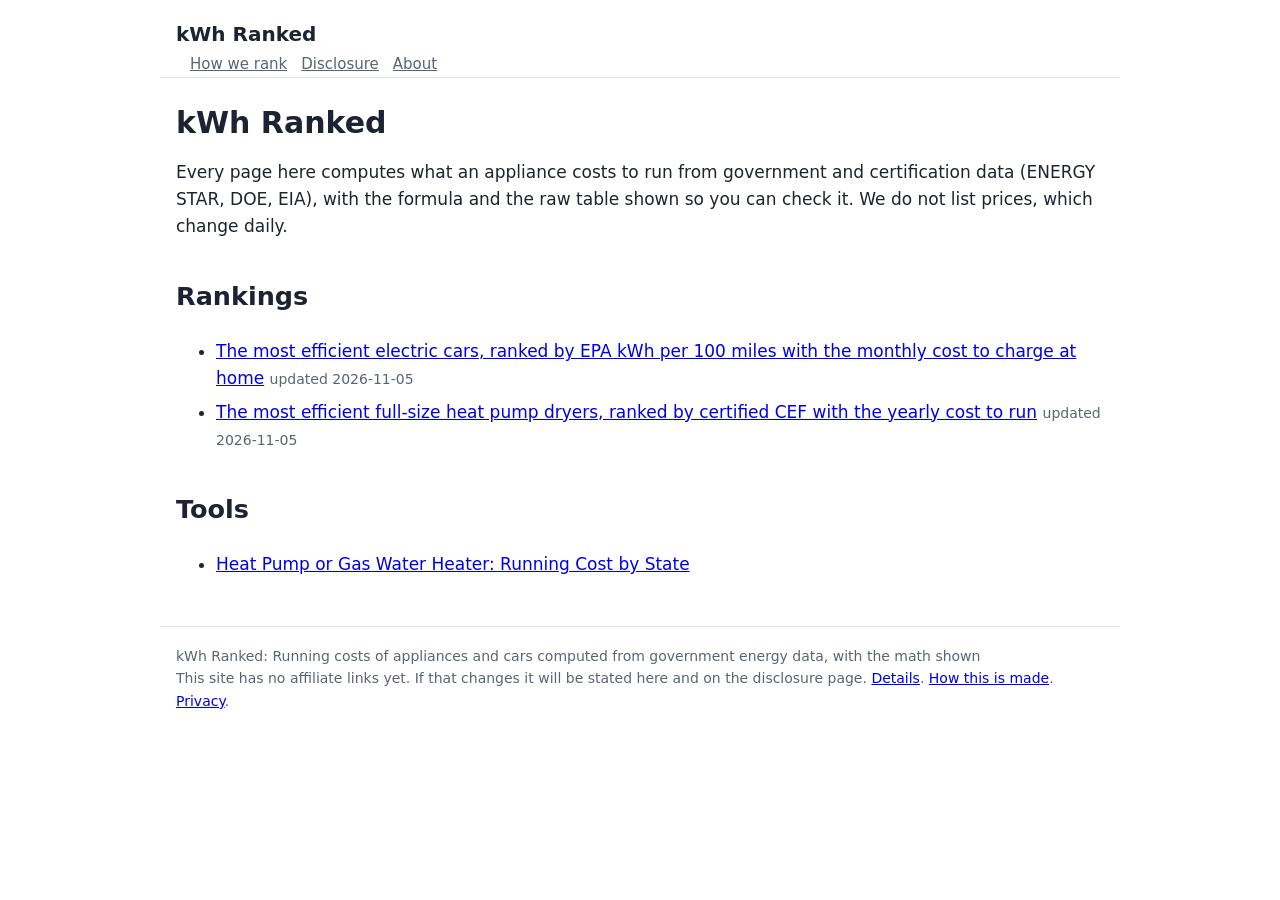
<file: index.html>
<!doctype html><html lang="en"><head><meta charset="utf-8">
<meta name="viewport" content="width=device-width,initial-scale=1"><title>kWh Ranked: Running costs of appliances and cars computed from government energy data, with the math shown</title>
<meta name="description" content="Running costs of appliances and cars computed from government energy data, with the math shown"><link rel="canonical" href="https://kwhranked.com/"><meta name="page-class" content="entity">
<link rel="stylesheet" href="/style.css"><script defer src="https://static.cloudflareinsights.com/beacon.min.js" data-cf-beacon='{"token": "f975b53917be4afab527fd3e59c53103"}'></script></head><body>
<header><a class="brand" href="/">kWh Ranked</a><nav><a href="/how-we-rank/">How we rank</a><a href="/disclosure/">Disclosure</a><a href="/about/">About</a></nav></header>
<main><h1>kWh Ranked</h1><p>Every page here computes what an appliance costs to run from government and certification data (ENERGY STAR, DOE, EIA), with the formula and the raw table shown so you can check it. We do not list prices, which change daily.</p><h2>Rankings</h2><ul class="list"><li><a href="/most-efficient-electric-cars/">The most efficient electric cars, ranked by EPA kWh per 100 miles with the monthly cost to charge at home</a> <span class="meta">updated 2026-11-05</span></li><li><a href="/most-efficient-heat-pump-dryers/">The most efficient full-size heat pump dryers, ranked by certified CEF with the yearly cost to run</a> <span class="meta">updated 2026-11-05</span></li></ul><h2>Tools</h2><ul class="list"><li><a href="/heat-pump-vs-gas-water-heater/">Heat Pump or Gas Water Heater: Running Cost by State</a></li></ul></main>
<footer>kWh Ranked: Running costs of appliances and cars computed from government energy data, with the math shown<br>This site has no affiliate links yet. If that changes it will be stated here and on the disclosure page.
<a href="/disclosure/">Details</a>. <a href="/how-this-is-made/">How this is made</a>. <a href="/privacy/">Privacy</a>.</footer></body></html>
</file>
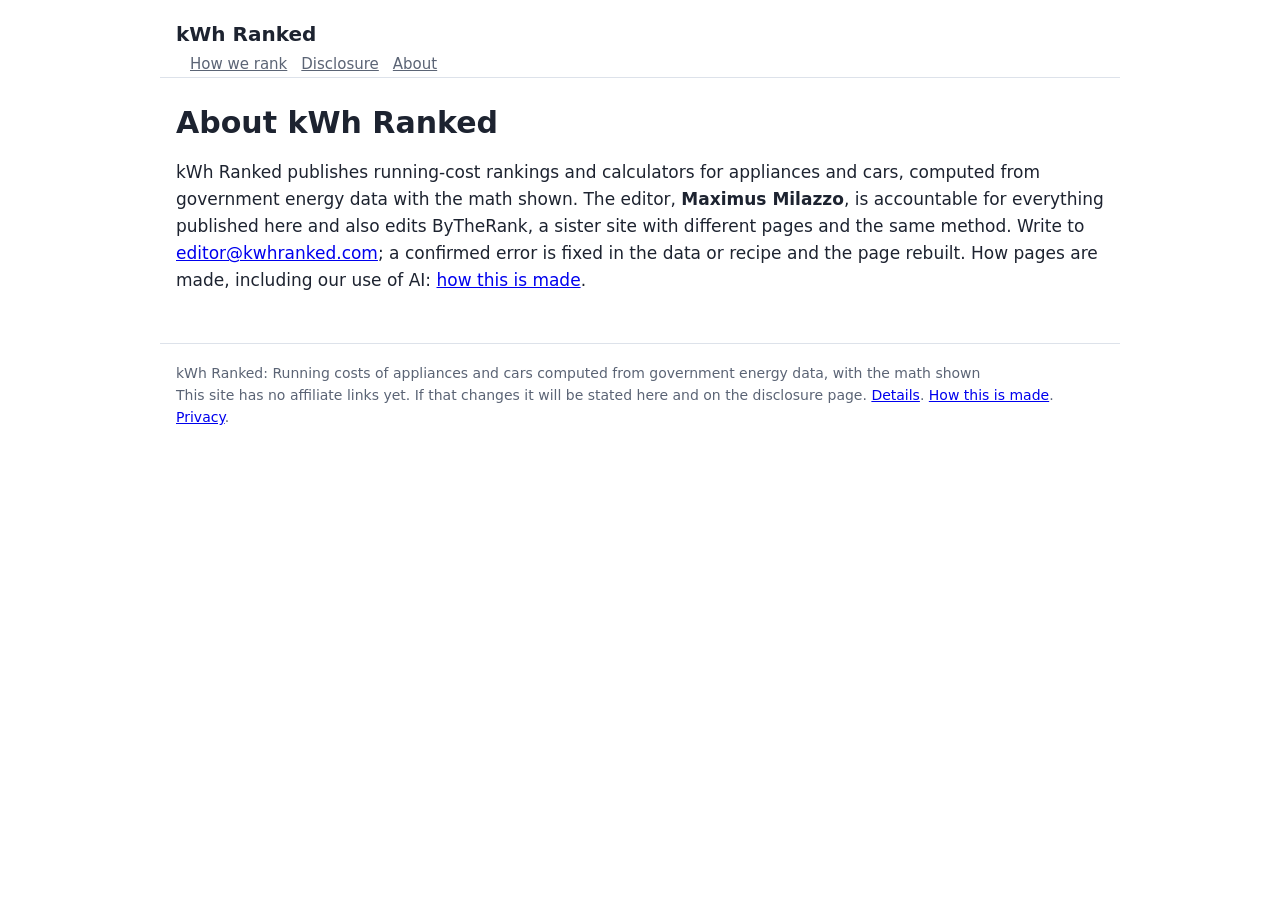
<file: about/index.html>
<!doctype html><html lang="en"><head><meta charset="utf-8">
<meta name="viewport" content="width=device-width,initial-scale=1"><title>About kWh Ranked | kWh Ranked</title>
<meta name="description" content="Running costs of appliances and cars computed from government energy data, with the math shown"><link rel="canonical" href="https://kwhranked.com/about/"><meta name="page-class" content="entity">
<link rel="stylesheet" href="/style.css"><script type="application/ld+json">{"@context":"https://schema.org","@type":"AboutPage","mainEntity":{"@type":"Organization","description":"Running costs of appliances and cars computed from government energy data, with the math shown","email":"editor@kwhranked.com","name":"kWh Ranked","url":"https://kwhranked.com/"},"name":"About kWh Ranked","url":"https://kwhranked.com/about/"}</script><script defer src="https://static.cloudflareinsights.com/beacon.min.js" data-cf-beacon='{"token": "f975b53917be4afab527fd3e59c53103"}'></script></head><body>
<header><a class="brand" href="/">kWh Ranked</a><nav><a href="/how-we-rank/">How we rank</a><a href="/disclosure/">Disclosure</a><a href="/about/">About</a></nav></header>
<main><h1>About kWh Ranked</h1><p>kWh Ranked publishes running-cost rankings and calculators for appliances and cars, computed from government energy data with the math shown. The editor, <strong>Maximus Milazzo</strong>, is accountable for everything published here and also edits ByTheRank, a sister site with different pages and the same method. Write to <a href="mailto:editor@kwhranked.com">editor@kwhranked.com</a>; a confirmed error is fixed in the data or recipe and the page rebuilt. How pages are made, including our use of AI: <a href="/how-this-is-made/">how this is made</a>.</p></main>
<footer>kWh Ranked: Running costs of appliances and cars computed from government energy data, with the math shown<br>This site has no affiliate links yet. If that changes it will be stated here and on the disclosure page.
<a href="/disclosure/">Details</a>. <a href="/how-this-is-made/">How this is made</a>. <a href="/privacy/">Privacy</a>.</footer></body></html>
</file>
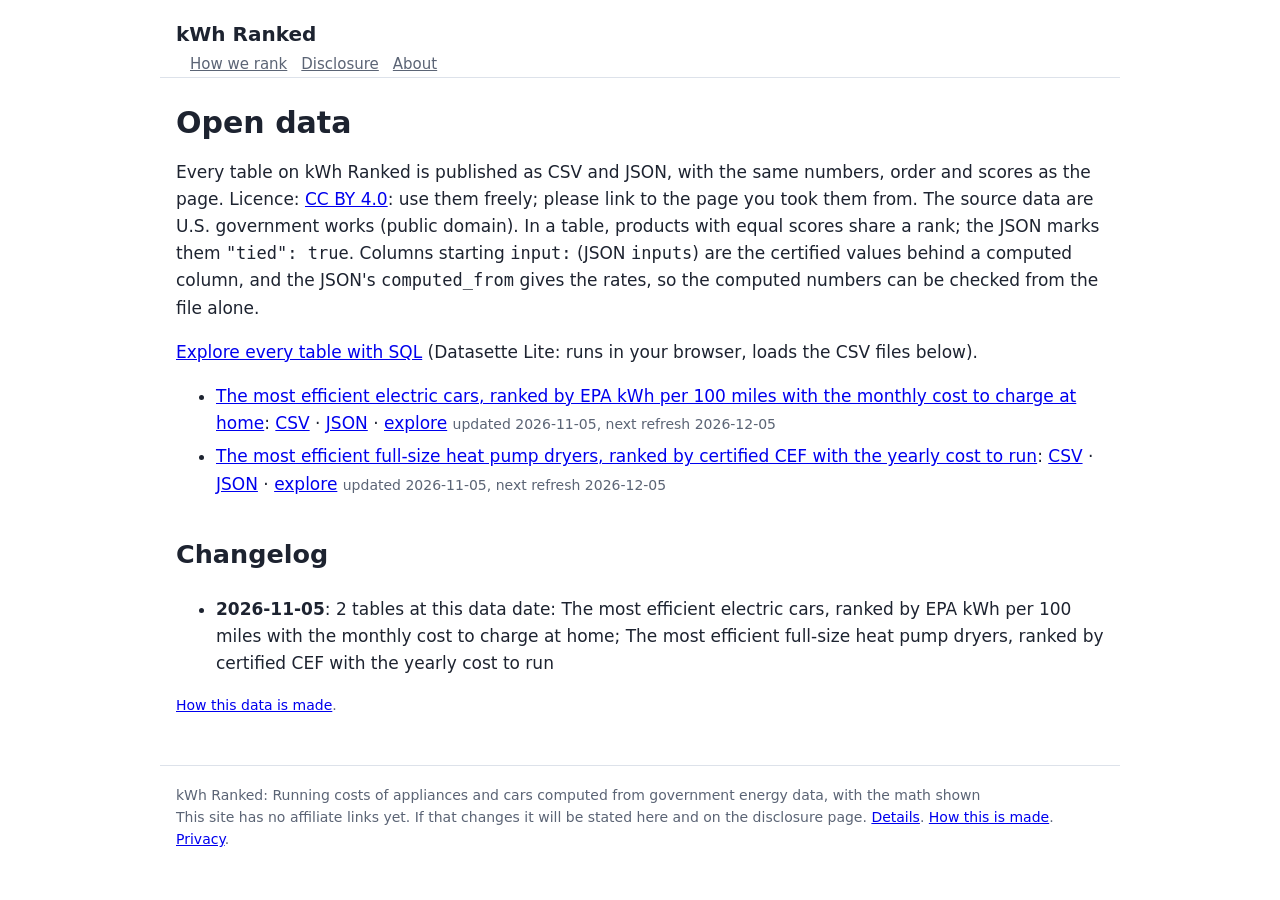
<file: data/index.html>
<!doctype html><html lang="en"><head><meta charset="utf-8">
<meta name="viewport" content="width=device-width,initial-scale=1"><title>Open data | kWh Ranked</title>
<meta name="description" content="Every kWh Ranked ranking table as CSV and JSON."><link rel="canonical" href="https://kwhranked.com/data/"><meta name="page-class" content="dataset">
<link rel="stylesheet" href="/style.css"><script type="application/ld+json">{"@context":"https://schema.org","@type":"DataCatalog","creator":{"@type":"Organization","name":"kWh Ranked","url":"https://kwhranked.com/"},"dataset":[{"@type":"Dataset","name":"The most efficient electric cars, ranked by EPA kWh per 100 miles with the monthly cost to charge at home","url":"https://kwhranked.com/most-efficient-electric-cars/"},{"@type":"Dataset","name":"The most efficient full-size heat pump dryers, ranked by certified CEF with the yearly cost to run","url":"https://kwhranked.com/most-efficient-heat-pump-dryers/"}],"license":"https://creativecommons.org/licenses/by/4.0/","name":"kWh Ranked open data","url":"https://kwhranked.com/data/"}</script><script defer src="https://static.cloudflareinsights.com/beacon.min.js" data-cf-beacon='{"token": "f975b53917be4afab527fd3e59c53103"}'></script></head><body>
<header><a class="brand" href="/">kWh Ranked</a><nav><a href="/how-we-rank/">How we rank</a><a href="/disclosure/">Disclosure</a><a href="/about/">About</a></nav></header>
<main><h1>Open data</h1><p>Every table on kWh Ranked is published as CSV and JSON, with the same numbers, order and scores as the page. Licence: <a rel="license" href="https://creativecommons.org/licenses/by/4.0/">CC BY 4.0</a>: use them freely; please link to the page you took them from. The source data are U.S. government works (public domain). In a table, products with equal scores share a rank; the JSON marks them <code>"tied": true</code>. Columns starting <code>input:</code> (JSON <code>inputs</code>) are the certified values behind a computed column, and the JSON's <code>computed_from</code> gives the rates, so the computed numbers can be checked from the file alone.</p><p><a rel="nofollow noopener" href="https://lite.datasette.io/?csv=https%3A%2F%2Fkwhranked.com%2Fdata%2Fmost-efficient-electric-cars.csv&amp;csv=https%3A%2F%2Fkwhranked.com%2Fdata%2Fmost-efficient-heat-pump-dryers.csv">Explore every table with SQL</a> (Datasette Lite: runs in your browser, loads the CSV files below).</p><ul class="list"><li><a href="/most-efficient-electric-cars/">The most efficient electric cars, ranked by EPA kWh per 100 miles with the monthly cost to charge at home</a>: <a href="/data/most-efficient-electric-cars.csv">CSV</a> &middot; <a href="/data/most-efficient-electric-cars.json">JSON</a> &middot; <a rel="nofollow noopener" href="https://lite.datasette.io/?csv=https%3A%2F%2Fkwhranked.com%2Fdata%2Fmost-efficient-electric-cars.csv">explore</a> <span class="meta">updated 2026-11-05, next refresh 2026-12-05</span></li><li><a href="/most-efficient-heat-pump-dryers/">The most efficient full-size heat pump dryers, ranked by certified CEF with the yearly cost to run</a>: <a href="/data/most-efficient-heat-pump-dryers.csv">CSV</a> &middot; <a href="/data/most-efficient-heat-pump-dryers.json">JSON</a> &middot; <a rel="nofollow noopener" href="https://lite.datasette.io/?csv=https%3A%2F%2Fkwhranked.com%2Fdata%2Fmost-efficient-heat-pump-dryers.csv">explore</a> <span class="meta">updated 2026-11-05, next refresh 2026-12-05</span></li></ul><h2>Changelog</h2><ul class="list"><li><strong>2026-11-05</strong>: 2 tables at this data date: The most efficient electric cars, ranked by EPA kWh per 100 miles with the monthly cost to charge at home; The most efficient full-size heat pump dryers, ranked by certified CEF with the yearly cost to run</li></ul><p class="meta"><a href="/how-this-is-made/">How this data is made</a>.</p></main>
<footer>kWh Ranked: Running costs of appliances and cars computed from government energy data, with the math shown<br>This site has no affiliate links yet. If that changes it will be stated here and on the disclosure page.
<a href="/disclosure/">Details</a>. <a href="/how-this-is-made/">How this is made</a>. <a href="/privacy/">Privacy</a>.</footer></body></html>
</file>
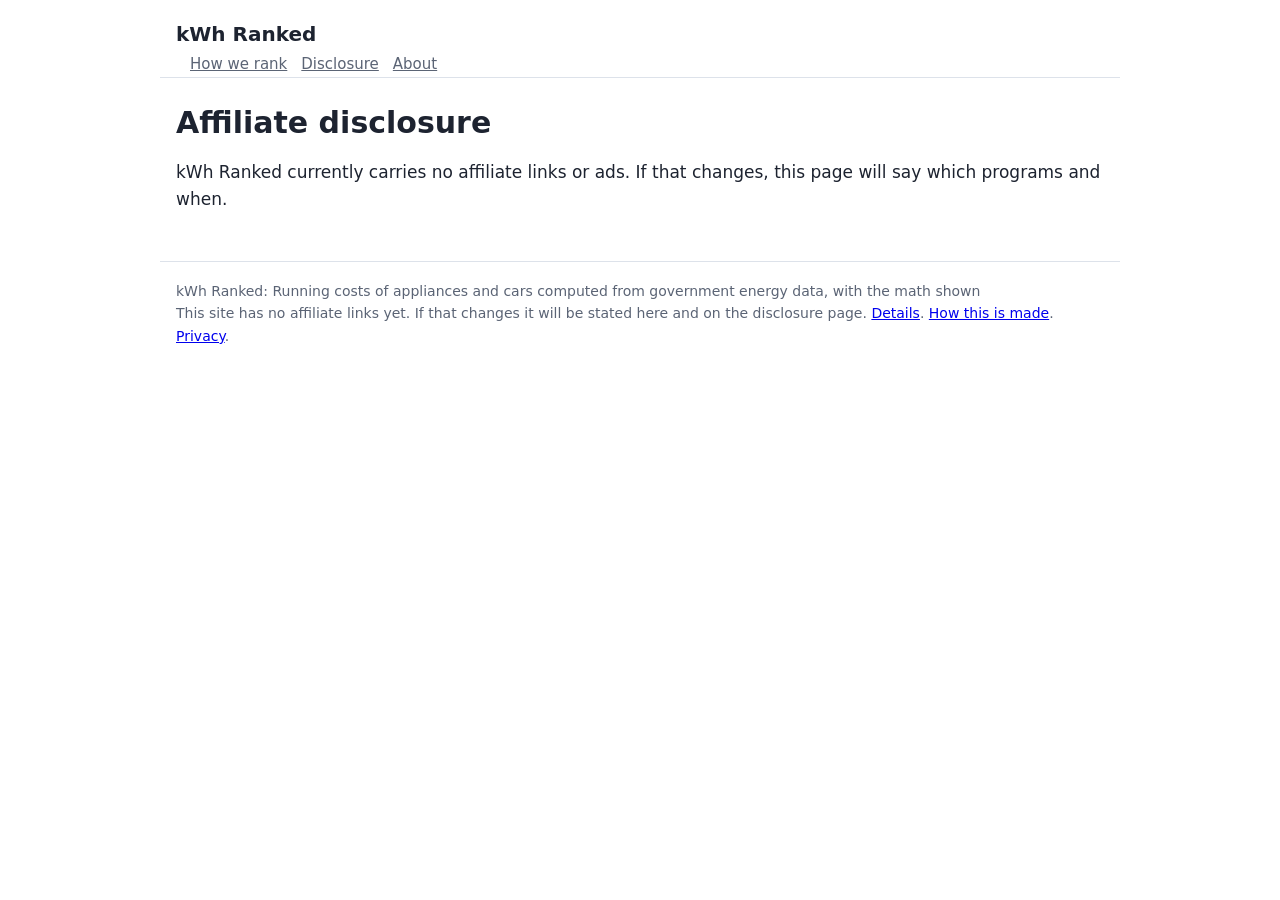
<file: disclosure/index.html>
<!doctype html><html lang="en"><head><meta charset="utf-8">
<meta name="viewport" content="width=device-width,initial-scale=1"><title>Affiliate disclosure | kWh Ranked</title>
<meta name="description" content="How this site earns money."><link rel="canonical" href="https://kwhranked.com/disclosure/"><meta name="page-class" content="entity">
<link rel="stylesheet" href="/style.css"><script defer src="https://static.cloudflareinsights.com/beacon.min.js" data-cf-beacon='{"token": "f975b53917be4afab527fd3e59c53103"}'></script></head><body>
<header><a class="brand" href="/">kWh Ranked</a><nav><a href="/how-we-rank/">How we rank</a><a href="/disclosure/">Disclosure</a><a href="/about/">About</a></nav></header>
<main><h1>Affiliate disclosure</h1><p>kWh Ranked currently carries no affiliate links or ads. If that changes, this page will say which programs and when.</p></main>
<footer>kWh Ranked: Running costs of appliances and cars computed from government energy data, with the math shown<br>This site has no affiliate links yet. If that changes it will be stated here and on the disclosure page.
<a href="/disclosure/">Details</a>. <a href="/how-this-is-made/">How this is made</a>. <a href="/privacy/">Privacy</a>.</footer></body></html>
</file>
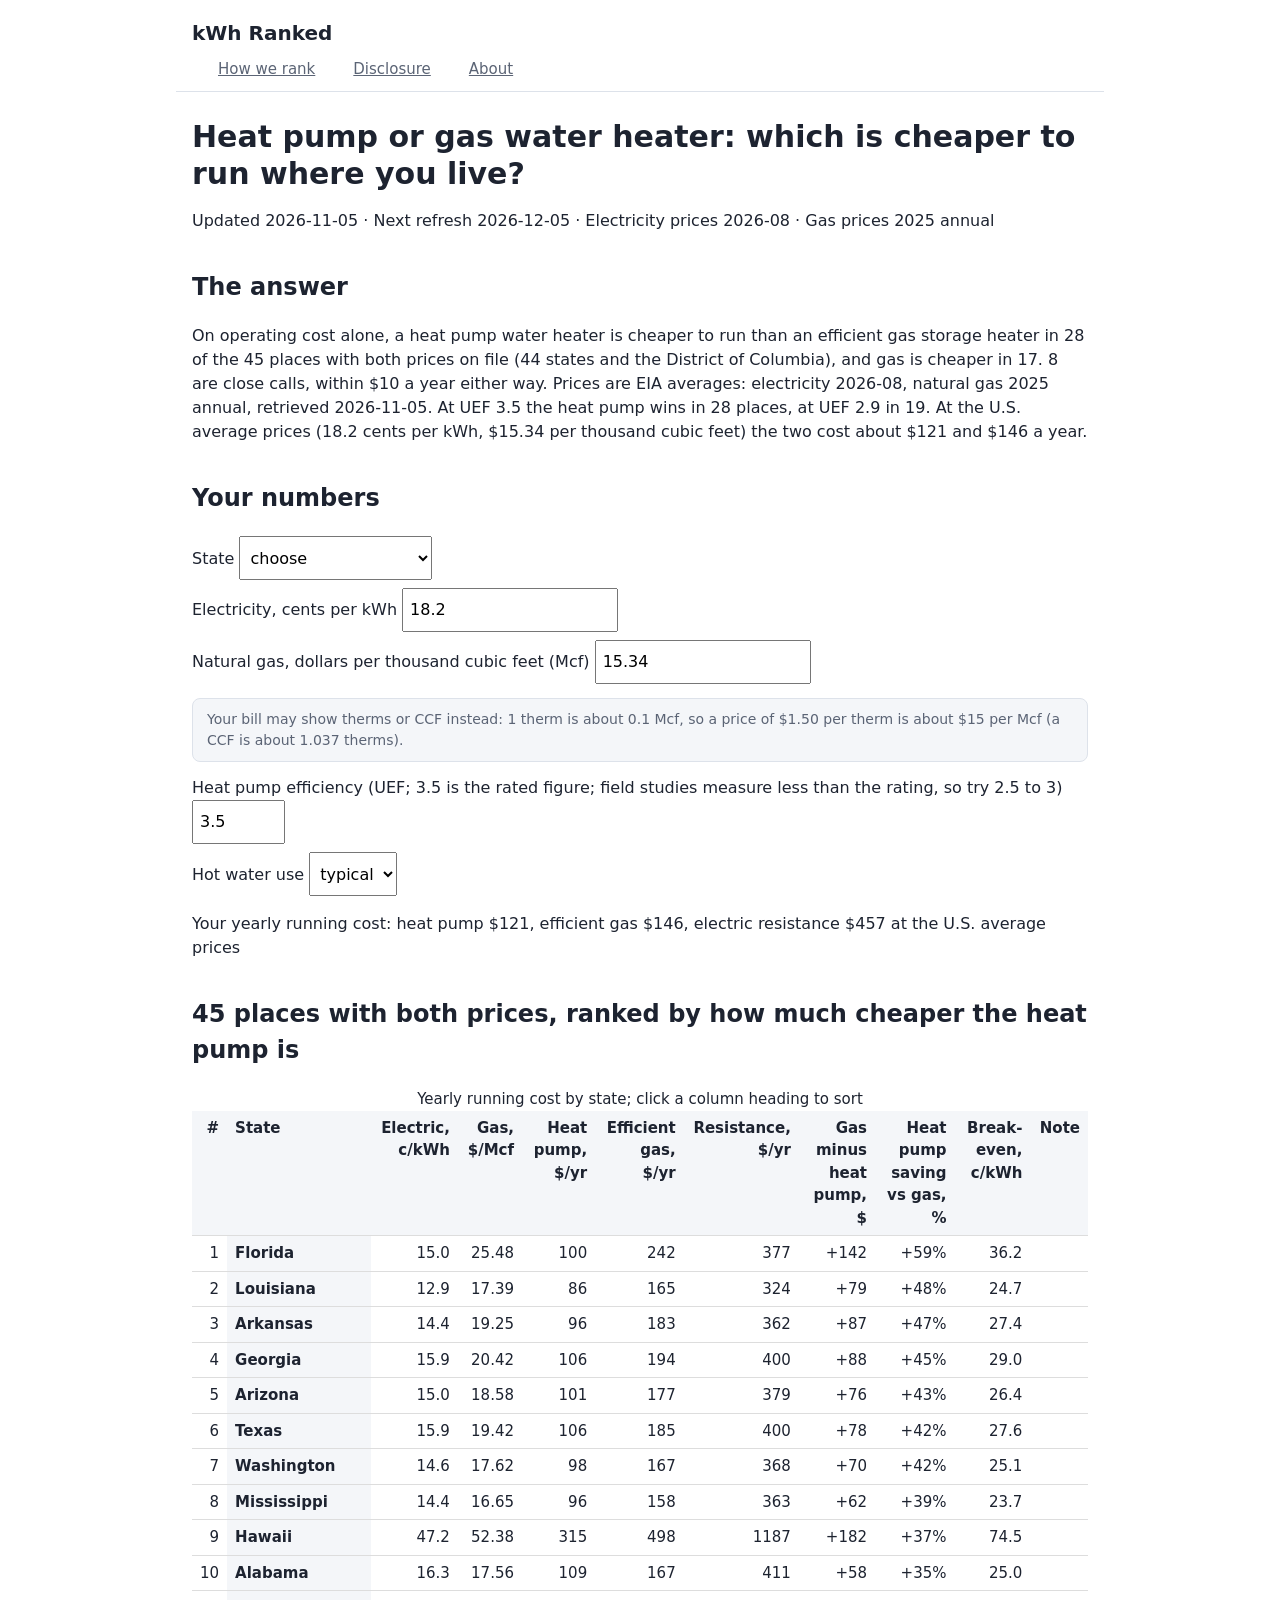
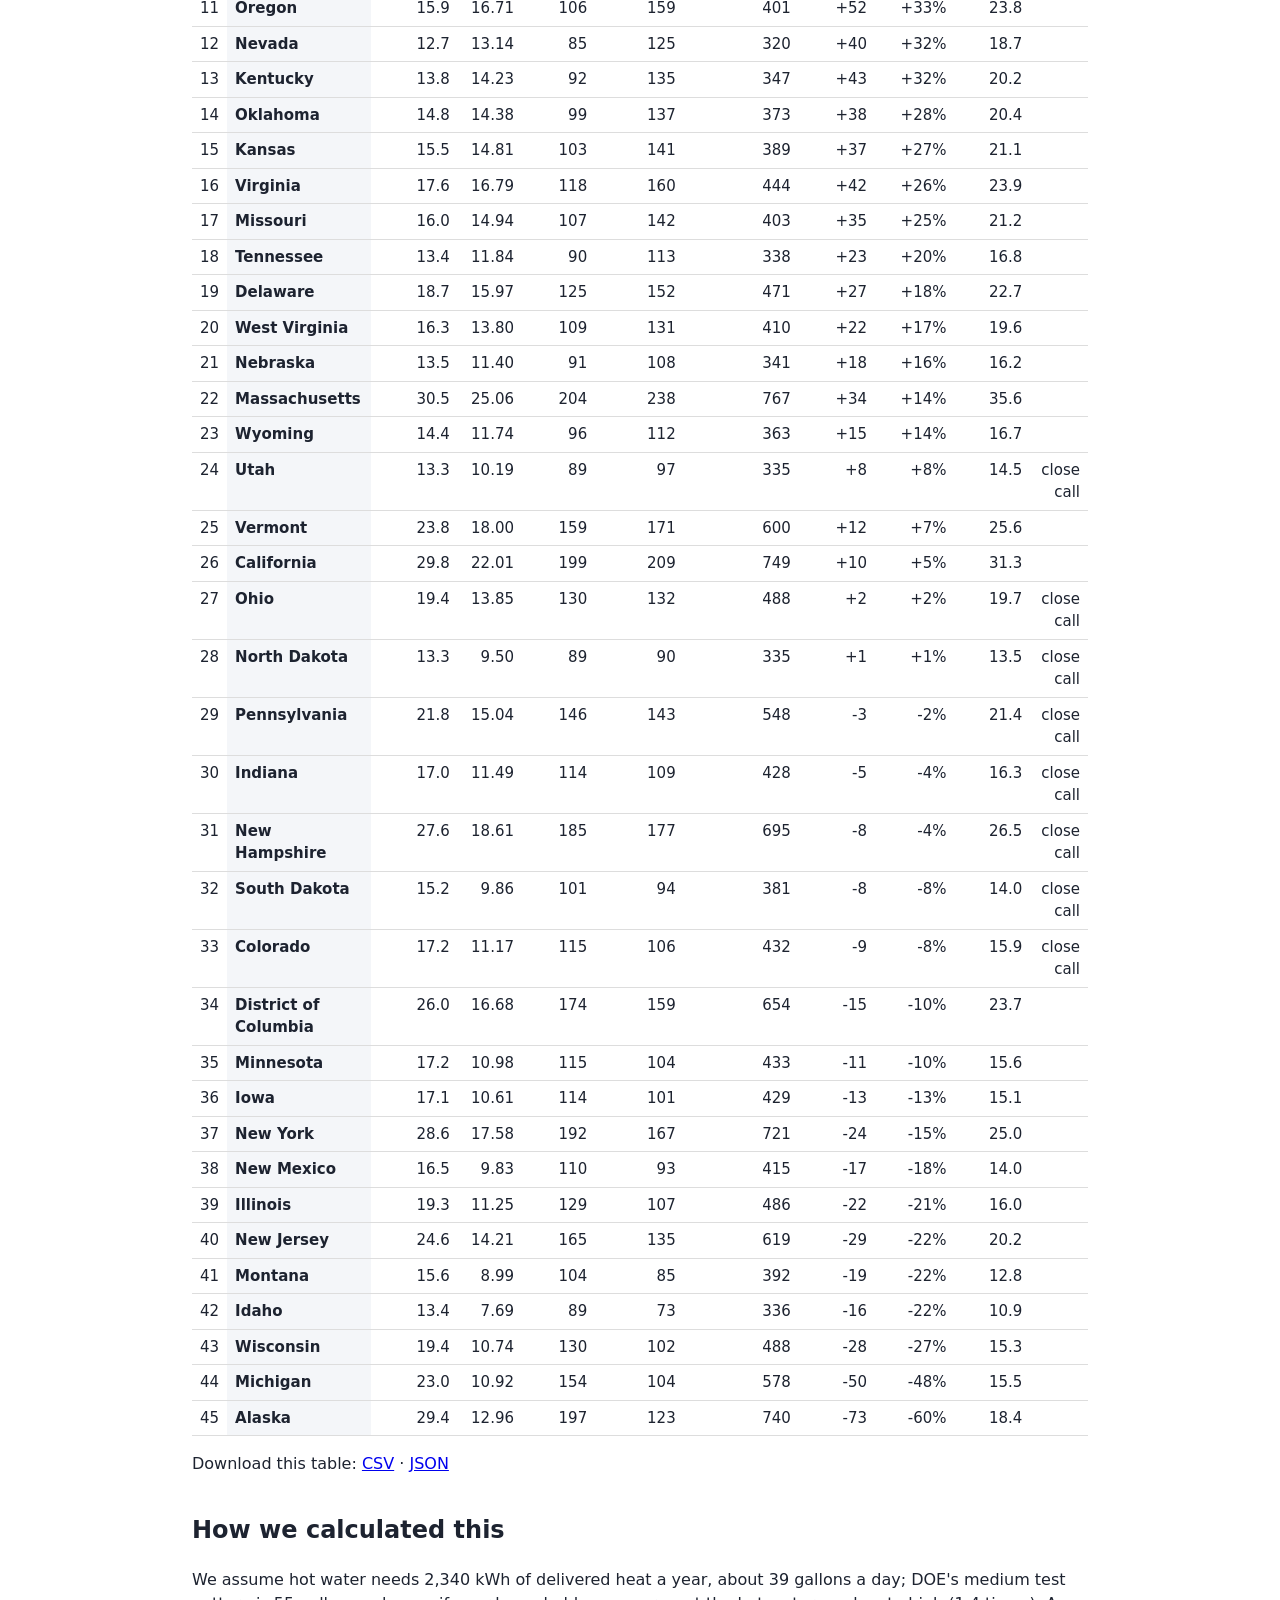
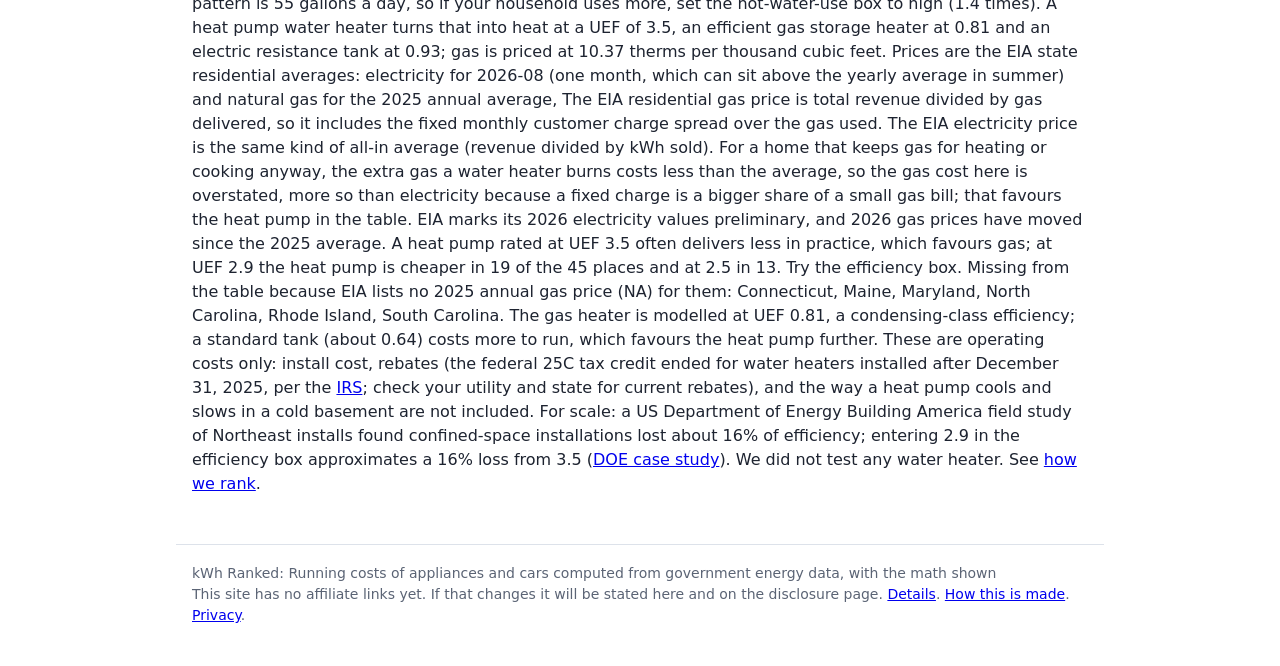
<file: heat-pump-vs-gas-water-heater/index.html>
<!doctype html><html lang="en"><head><meta charset="utf-8">
<meta name="viewport" content="width=device-width,initial-scale=1"><title>Heat Pump or Gas Water Heater: Running Cost by State | kWh Ranked</title>
<meta name="description" content="A heat pump water heater is cheaper to run than an efficient gas heater in 28 of 45 places (states and DC with both prices on file). Enter your electricity and gas prices, or see them all ranked."><link rel="canonical" href="https://kwhranked.com/heat-pump-vs-gas-water-heater/"><meta name="page-class" content="tool">
<link rel="stylesheet" href="/style.css"><script type="application/ld+json">{"@context":"https://schema.org","@type":"WebApplication","applicationCategory":"UtilitiesApplication","browserRequirements":"Requires JavaScript for the calculator; the table and answer are plain HTML","description":"Compares the yearly running cost of a heat pump, an efficient gas storage and an electric resistance water heater from your electricity and gas prices, with 45 U.S. places ranked.","name":"Heat pump or gas water heater: which is cheaper to run where you live?","offers":{"@type":"Offer","price":"0","priceCurrency":"USD"},"operatingSystem":"Any"}</script><script defer src="https://static.cloudflareinsights.com/beacon.min.js" data-cf-beacon='{"token": "f975b53917be4afab527fd3e59c53103"}'></script></head><body>
<header><a class="brand" href="/">kWh Ranked</a><nav><a href="/how-we-rank/">How we rank</a><a href="/disclosure/">Disclosure</a><a href="/about/">About</a></nav></header>
<main>
<h1>Heat pump or gas water heater: which is cheaper to run where you live?</h1>
<style>body{font:16px/1.5 system-ui,sans-serif;max-width:60rem;margin:0 auto;padding:0 16px}nav a{display:inline-block;padding:10px 12px}label{display:block;margin:8px 0}input,select{font:inherit;padding:6px;min-height:44px}.wrap{overflow-x:auto}table{border-collapse:collapse}td,th{padding:6px 8px;border-bottom:1px solid #ddd;text-align:right}th[scope=row],th:nth-child(2){text-align:left}</style><p>Updated 2026-11-05 &middot; Next refresh 2026-12-05 &middot; Electricity prices 2026-08 &middot; Gas prices 2025 annual</p>
<section id="answer"><h2>The answer</h2>
<p class="answer">On operating cost alone, a heat pump water heater is cheaper to run than an efficient gas storage heater in 28 of the 45 places with both prices on file (44 states and the District of Columbia), and gas is cheaper in 17. 8 are close calls, within $10 a year either way. Prices are EIA averages: electricity 2026-08, natural gas 2025 annual, retrieved 2026-11-05. At UEF 3.5 the heat pump wins in 28 places, at UEF 2.9 in 19. At the U.S. average prices (18.2 cents per kWh, $15.34 per thousand cubic feet) the two cost about $121 and $146 a year.</p></section>
<section id="calculator"><h2>Your numbers</h2>
<form onsubmit="return false"><label>State <select id="st"><option value="">choose</option><option>Alabama</option><option>Alaska</option><option>Arizona</option><option>Arkansas</option><option>California</option><option>Colorado</option><option>Delaware</option><option>District of Columbia</option><option>Florida</option><option>Georgia</option><option>Hawaii</option><option>Idaho</option><option>Illinois</option><option>Indiana</option><option>Iowa</option><option>Kansas</option><option>Kentucky</option><option>Louisiana</option><option>Massachusetts</option><option>Michigan</option><option>Minnesota</option><option>Mississippi</option><option>Missouri</option><option>Montana</option><option>Nebraska</option><option>Nevada</option><option>New Hampshire</option><option>New Jersey</option><option>New Mexico</option><option>New York</option><option>North Dakota</option><option>Ohio</option><option>Oklahoma</option><option>Oregon</option><option>Pennsylvania</option><option>South Dakota</option><option>Tennessee</option><option>Texas</option><option>Utah</option><option>Vermont</option><option>Virginia</option><option>Washington</option><option>West Virginia</option><option>Wisconsin</option><option>Wyoming</option></select></label>
<label>Electricity, cents per kWh <input id="ec" type="number" step="0.1" min="1" value="18.2"></label>
<label>Natural gas, dollars per thousand cubic feet (Mcf) <input id="gp" type="number" step="0.1" min="1" value="15.34"></label><p class="note">Your bill may show therms or CCF instead: 1 therm is about 0.1 Mcf, so a price of $1.50 per therm is about $15 per Mcf (a CCF is about 1.037 therms).</p>
<label>Heat pump efficiency (UEF; 3.5 is the rated figure; field studies measure less than the rating, so try 2.5 to 3) <input id="uef" type="number" step="0.1" min="1" max="5" value="3.5"></label>
<label>Hot water use <select id="use"><option value="0.7">low</option><option value="1" selected>typical</option><option value="1.4">high</option></select></label></form>
<p>Your yearly running cost: <output id="out" class="answer">heat pump $121, efficient gas $146, electric resistance $457 at the U.S. average prices</output></p></section>
<section id="states"><h2>45 places with both prices, ranked by how much cheaper the heat pump is</h2><div class="wrap"><table><caption>Yearly running cost by state; click a column heading to sort</caption><thead><tr><th>#</th><th>State</th><th>Electric, c/kWh</th><th>Gas, $/Mcf</th><th>Heat pump, $/yr</th><th>Efficient gas, $/yr</th><th>Resistance, $/yr</th><th>Gas minus heat pump, $</th><th>Heat pump saving vs gas, %</th><th>Break-even, c/kWh</th><th>Note</th></tr></thead><tbody><tr><td>1</td><th scope=row>Florida</th><td>15.0</td><td>25.48</td><td>100</td><td>242</td><td>377</td><td>+142</td><td>+59%</td><td>36.2</td><td></td></tr><tr><td>2</td><th scope=row>Louisiana</th><td>12.9</td><td>17.39</td><td>86</td><td>165</td><td>324</td><td>+79</td><td>+48%</td><td>24.7</td><td></td></tr><tr><td>3</td><th scope=row>Arkansas</th><td>14.4</td><td>19.25</td><td>96</td><td>183</td><td>362</td><td>+87</td><td>+47%</td><td>27.4</td><td></td></tr><tr><td>4</td><th scope=row>Georgia</th><td>15.9</td><td>20.42</td><td>106</td><td>194</td><td>400</td><td>+88</td><td>+45%</td><td>29.0</td><td></td></tr><tr><td>5</td><th scope=row>Arizona</th><td>15.0</td><td>18.58</td><td>101</td><td>177</td><td>379</td><td>+76</td><td>+43%</td><td>26.4</td><td></td></tr><tr><td>6</td><th scope=row>Texas</th><td>15.9</td><td>19.42</td><td>106</td><td>185</td><td>400</td><td>+78</td><td>+42%</td><td>27.6</td><td></td></tr><tr><td>7</td><th scope=row>Washington</th><td>14.6</td><td>17.62</td><td>98</td><td>167</td><td>368</td><td>+70</td><td>+42%</td><td>25.1</td><td></td></tr><tr><td>8</td><th scope=row>Mississippi</th><td>14.4</td><td>16.65</td><td>96</td><td>158</td><td>363</td><td>+62</td><td>+39%</td><td>23.7</td><td></td></tr><tr><td>9</td><th scope=row>Hawaii</th><td>47.2</td><td>52.38</td><td>315</td><td>498</td><td>1187</td><td>+182</td><td>+37%</td><td>74.5</td><td></td></tr><tr><td>10</td><th scope=row>Alabama</th><td>16.3</td><td>17.56</td><td>109</td><td>167</td><td>411</td><td>+58</td><td>+35%</td><td>25.0</td><td></td></tr><tr><td>11</td><th scope=row>Oregon</th><td>15.9</td><td>16.71</td><td>106</td><td>159</td><td>401</td><td>+52</td><td>+33%</td><td>23.8</td><td></td></tr><tr><td>12</td><th scope=row>Nevada</th><td>12.7</td><td>13.14</td><td>85</td><td>125</td><td>320</td><td>+40</td><td>+32%</td><td>18.7</td><td></td></tr><tr><td>13</td><th scope=row>Kentucky</th><td>13.8</td><td>14.23</td><td>92</td><td>135</td><td>347</td><td>+43</td><td>+32%</td><td>20.2</td><td></td></tr><tr><td>14</td><th scope=row>Oklahoma</th><td>14.8</td><td>14.38</td><td>99</td><td>137</td><td>373</td><td>+38</td><td>+28%</td><td>20.4</td><td></td></tr><tr><td>15</td><th scope=row>Kansas</th><td>15.5</td><td>14.81</td><td>103</td><td>141</td><td>389</td><td>+37</td><td>+27%</td><td>21.1</td><td></td></tr><tr><td>16</td><th scope=row>Virginia</th><td>17.6</td><td>16.79</td><td>118</td><td>160</td><td>444</td><td>+42</td><td>+26%</td><td>23.9</td><td></td></tr><tr><td>17</td><th scope=row>Missouri</th><td>16.0</td><td>14.94</td><td>107</td><td>142</td><td>403</td><td>+35</td><td>+25%</td><td>21.2</td><td></td></tr><tr><td>18</td><th scope=row>Tennessee</th><td>13.4</td><td>11.84</td><td>90</td><td>113</td><td>338</td><td>+23</td><td>+20%</td><td>16.8</td><td></td></tr><tr><td>19</td><th scope=row>Delaware</th><td>18.7</td><td>15.97</td><td>125</td><td>152</td><td>471</td><td>+27</td><td>+18%</td><td>22.7</td><td></td></tr><tr><td>20</td><th scope=row>West Virginia</th><td>16.3</td><td>13.80</td><td>109</td><td>131</td><td>410</td><td>+22</td><td>+17%</td><td>19.6</td><td></td></tr><tr><td>21</td><th scope=row>Nebraska</th><td>13.5</td><td>11.40</td><td>91</td><td>108</td><td>341</td><td>+18</td><td>+16%</td><td>16.2</td><td></td></tr><tr><td>22</td><th scope=row>Massachusetts</th><td>30.5</td><td>25.06</td><td>204</td><td>238</td><td>767</td><td>+34</td><td>+14%</td><td>35.6</td><td></td></tr><tr><td>23</td><th scope=row>Wyoming</th><td>14.4</td><td>11.74</td><td>96</td><td>112</td><td>363</td><td>+15</td><td>+14%</td><td>16.7</td><td></td></tr><tr><td>24</td><th scope=row>Utah</th><td>13.3</td><td>10.19</td><td>89</td><td>97</td><td>335</td><td>+8</td><td>+8%</td><td>14.5</td><td>close call</td></tr><tr><td>25</td><th scope=row>Vermont</th><td>23.8</td><td>18.00</td><td>159</td><td>171</td><td>600</td><td>+12</td><td>+7%</td><td>25.6</td><td></td></tr><tr><td>26</td><th scope=row>California</th><td>29.8</td><td>22.01</td><td>199</td><td>209</td><td>749</td><td>+10</td><td>+5%</td><td>31.3</td><td></td></tr><tr><td>27</td><th scope=row>Ohio</th><td>19.4</td><td>13.85</td><td>130</td><td>132</td><td>488</td><td>+2</td><td>+2%</td><td>19.7</td><td>close call</td></tr><tr><td>28</td><th scope=row>North Dakota</th><td>13.3</td><td>9.50</td><td>89</td><td>90</td><td>335</td><td>+1</td><td>+1%</td><td>13.5</td><td>close call</td></tr><tr><td>29</td><th scope=row>Pennsylvania</th><td>21.8</td><td>15.04</td><td>146</td><td>143</td><td>548</td><td>-3</td><td>-2%</td><td>21.4</td><td>close call</td></tr><tr><td>30</td><th scope=row>Indiana</th><td>17.0</td><td>11.49</td><td>114</td><td>109</td><td>428</td><td>-5</td><td>-4%</td><td>16.3</td><td>close call</td></tr><tr><td>31</td><th scope=row>New Hampshire</th><td>27.6</td><td>18.61</td><td>185</td><td>177</td><td>695</td><td>-8</td><td>-4%</td><td>26.5</td><td>close call</td></tr><tr><td>32</td><th scope=row>South Dakota</th><td>15.2</td><td>9.86</td><td>101</td><td>94</td><td>381</td><td>-8</td><td>-8%</td><td>14.0</td><td>close call</td></tr><tr><td>33</td><th scope=row>Colorado</th><td>17.2</td><td>11.17</td><td>115</td><td>106</td><td>432</td><td>-9</td><td>-8%</td><td>15.9</td><td>close call</td></tr><tr><td>34</td><th scope=row>District of Columbia</th><td>26.0</td><td>16.68</td><td>174</td><td>159</td><td>654</td><td>-15</td><td>-10%</td><td>23.7</td><td></td></tr><tr><td>35</td><th scope=row>Minnesota</th><td>17.2</td><td>10.98</td><td>115</td><td>104</td><td>433</td><td>-11</td><td>-10%</td><td>15.6</td><td></td></tr><tr><td>36</td><th scope=row>Iowa</th><td>17.1</td><td>10.61</td><td>114</td><td>101</td><td>429</td><td>-13</td><td>-13%</td><td>15.1</td><td></td></tr><tr><td>37</td><th scope=row>New York</th><td>28.6</td><td>17.58</td><td>192</td><td>167</td><td>721</td><td>-24</td><td>-15%</td><td>25.0</td><td></td></tr><tr><td>38</td><th scope=row>New Mexico</th><td>16.5</td><td>9.83</td><td>110</td><td>93</td><td>415</td><td>-17</td><td>-18%</td><td>14.0</td><td></td></tr><tr><td>39</td><th scope=row>Illinois</th><td>19.3</td><td>11.25</td><td>129</td><td>107</td><td>486</td><td>-22</td><td>-21%</td><td>16.0</td><td></td></tr><tr><td>40</td><th scope=row>New Jersey</th><td>24.6</td><td>14.21</td><td>165</td><td>135</td><td>619</td><td>-29</td><td>-22%</td><td>20.2</td><td></td></tr><tr><td>41</td><th scope=row>Montana</th><td>15.6</td><td>8.99</td><td>104</td><td>85</td><td>392</td><td>-19</td><td>-22%</td><td>12.8</td><td></td></tr><tr><td>42</td><th scope=row>Idaho</th><td>13.4</td><td>7.69</td><td>89</td><td>73</td><td>336</td><td>-16</td><td>-22%</td><td>10.9</td><td></td></tr><tr><td>43</td><th scope=row>Wisconsin</th><td>19.4</td><td>10.74</td><td>130</td><td>102</td><td>488</td><td>-28</td><td>-27%</td><td>15.3</td><td></td></tr><tr><td>44</td><th scope=row>Michigan</th><td>23.0</td><td>10.92</td><td>154</td><td>104</td><td>578</td><td>-50</td><td>-48%</td><td>15.5</td><td></td></tr><tr><td>45</td><th scope=row>Alaska</th><td>29.4</td><td>12.96</td><td>197</td><td>123</td><td>740</td><td>-73</td><td>-60%</td><td>18.4</td><td></td></tr></tbody></table></div></section>
<p>Download this table: <a href="states.csv">CSV</a> · <a href="states.json">JSON</a></p>
<section id="method"><h2>How we calculated this</h2><p>We assume hot water needs 2,340 kWh of delivered heat a year, about 39 gallons a day; DOE's medium test pattern is 55 gallons a day, so if your household uses more, set the hot-water-use box to high (1.4 times). A heat pump water heater turns that into heat at a UEF of 3.5, an efficient gas storage heater at 0.81 and an electric resistance tank at 0.93; gas is priced at 10.37 therms per thousand cubic feet. Prices are the EIA state residential averages: electricity for 2026-08 (one month, which can sit above the yearly average in summer) and natural gas for the 2025 annual average, The EIA residential gas price is total revenue divided by gas delivered, so it includes the fixed monthly customer charge spread over the gas used. The EIA electricity price is the same kind of all-in average (revenue divided by kWh sold). For a home that keeps gas for heating or cooking anyway, the extra gas a water heater burns costs less than the average, so the gas cost here is overstated, more so than electricity because a fixed charge is a bigger share of a small gas bill; that favours the heat pump in the table. EIA marks its 2026 electricity values preliminary, and 2026 gas prices have moved since the 2025 average. A heat pump rated at UEF 3.5 often delivers less in practice, which favours gas; at UEF 2.9 the heat pump is cheaper in 19 of the 45 places and at 2.5 in 13. Try the efficiency box. Missing from the table because EIA lists no 2025 annual gas price (NA) for them: Connecticut, Maine, Maryland, North Carolina, Rhode Island, South Carolina. The gas heater is modelled at UEF 0.81, a condensing-class efficiency; a standard tank (about 0.64) costs more to run, which favours the heat pump further. These are operating costs only: install cost, rebates (the federal 25C tax credit ended for water heaters installed after December 31, 2025, per the <a href="https://www.irs.gov/credits-deductions/energy-efficient-home-improvement-credit" rel="nofollow">IRS</a>; check your utility and state for current rebates), and the way a heat pump cools and slows in a cold basement are not included. For scale: a US Department of Energy Building America field study of Northeast installs found confined-space installations lost about 16% of efficiency; entering 2.9 in the efficiency box approximates a 16% loss from 3.5 (<a href="https://www.energy.gov/sites/prod/files/2014/01/f7/case_study_hpwh_northeast.pdf" rel="nofollow">DOE case study</a>). We did not test any water heater. See <a href="/how-we-rank/">how we rank</a>.</p></section>
<script>
var D={"Alabama": {"c": 16.33, "g": 17.56}, "Alaska": {"c": 29.41, "g": 12.96}, "Arizona": {"c": 15.05, "g": 18.58}, "Arkansas": {"c": 14.37, "g": 19.25}, "California": {"c": 29.75, "g": 22.01}, "Colorado": {"c": 17.17, "g": 11.17}, "Delaware": {"c": 18.7, "g": 15.97}, "District of Columbia": {"c": 25.98, "g": 16.68}, "Florida": {"c": 14.99, "g": 25.48}, "Georgia": {"c": 15.9, "g": 20.42}, "Hawaii": {"c": 47.18, "g": 52.38}, "Idaho": {"c": 13.37, "g": 7.69}, "Illinois": {"c": 19.32, "g": 11.25}, "Indiana": {"c": 17.02, "g": 11.49}, "Iowa": {"c": 17.06, "g": 10.61}, "Kansas": {"c": 15.47, "g": 14.81}, "Kentucky": {"c": 13.8, "g": 14.23}, "Louisiana": {"c": 12.87, "g": 17.39}, "Massachusetts": {"c": 30.48, "g": 25.06}, "Michigan": {"c": 22.99, "g": 10.92}, "Minnesota": {"c": 17.2, "g": 10.98}, "Mississippi": {"c": 14.43, "g": 16.65}, "Missouri": {"c": 16.02, "g": 14.94}, "Montana": {"c": 15.57, "g": 8.99}, "Nebraska": {"c": 13.54, "g": 11.4}, "Nevada": {"c": 12.72, "g": 13.14}, "New Hampshire": {"c": 27.64, "g": 18.61}, "New Jersey": {"c": 24.61, "g": 14.21}, "New Mexico": {"c": 16.51, "g": 9.83}, "New York": {"c": 28.65, "g": 17.58}, "North Dakota": {"c": 13.31, "g": 9.5}, "Ohio": {"c": 19.38, "g": 13.85}, "Oklahoma": {"c": 14.82, "g": 14.38}, "Oregon": {"c": 15.92, "g": 16.71}, "Pennsylvania": {"c": 21.77, "g": 15.04}, "South Dakota": {"c": 15.15, "g": 9.86}, "Tennessee": {"c": 13.42, "g": 11.84}, "Texas": {"c": 15.91, "g": 19.42}, "Utah": {"c": 13.31, "g": 10.19}, "Vermont": {"c": 23.84, "g": 18.0}, "Virginia": {"c": 17.64, "g": 16.79}, "Washington": {"c": 14.63, "g": 17.62}, "West Virginia": {"c": 16.31, "g": 13.8}, "Wisconsin": {"c": 19.41, "g": 10.74}, "Wyoming": {"c": 14.43, "g": 11.74}};
function f(){var e=+document.getElementById('ec').value/100,p=+document.getElementById('gp').value;if(!(e>0&&p>0)){document.getElementById('out').textContent='enter both prices';return}var u=+document.getElementById('use').value,h=2340*u;
var uf=Math.max(1,+document.getElementById('uef').value||3.5),hp=h/uf*e,gas=h/29.3071/0.81*(p/10.37),res=h/0.93*e;
document.getElementById('out').textContent='heat pump $'+hp.toFixed(0)+', efficient gas $'+gas.toFixed(0)+', electric resistance $'+res.toFixed(0)+(hp<gas?' - the heat pump is cheaper to run':' - gas is cheaper to run');}
['ec','gp','use','uef'].forEach(function(i){document.getElementById(i).addEventListener('input',f)});
document.getElementById('st').addEventListener('change',function(){var d=D[this.value];if(d){document.getElementById('ec').value=d.c;document.getElementById('gp').value=d.g;f()}});
(function(){var t=document.querySelector('#states table'),h=t.tHead.rows[0].cells,b=t.tBodies[0],d={};
for(var k=1;k<h.length-1;k++)(function(k){h[k].style.cursor='pointer';h[k].tabIndex=0;h[k].setAttribute('role','button');h[k].title='Sort by this column';
function go(){d[k]=-(d[k]||-1);var r=[].slice.call(b.rows);r.sort(function(x,y){var a=x.cells[k].textContent,c=y.cells[k].textContent,n=parseFloat(a),m=parseFloat(c);
var v=(isNaN(n)||isNaN(m))?a.localeCompare(c):n-m;return v*d[k]});r.forEach(function(e){b.appendChild(e)})}
h[k].onclick=go;h[k].onkeydown=function(e){if(e.key==='Enter'||e.key===' '){e.preventDefault();go()}}})(k)})();
</script></main>
<footer>kWh Ranked: Running costs of appliances and cars computed from government energy data, with the math shown<br>This site has no affiliate links yet. If that changes it will be stated here and on the disclosure page.
<a href="/disclosure/">Details</a>. <a href="/how-this-is-made/">How this is made</a>. <a href="/privacy/">Privacy</a>.</footer></body></html>
</file>
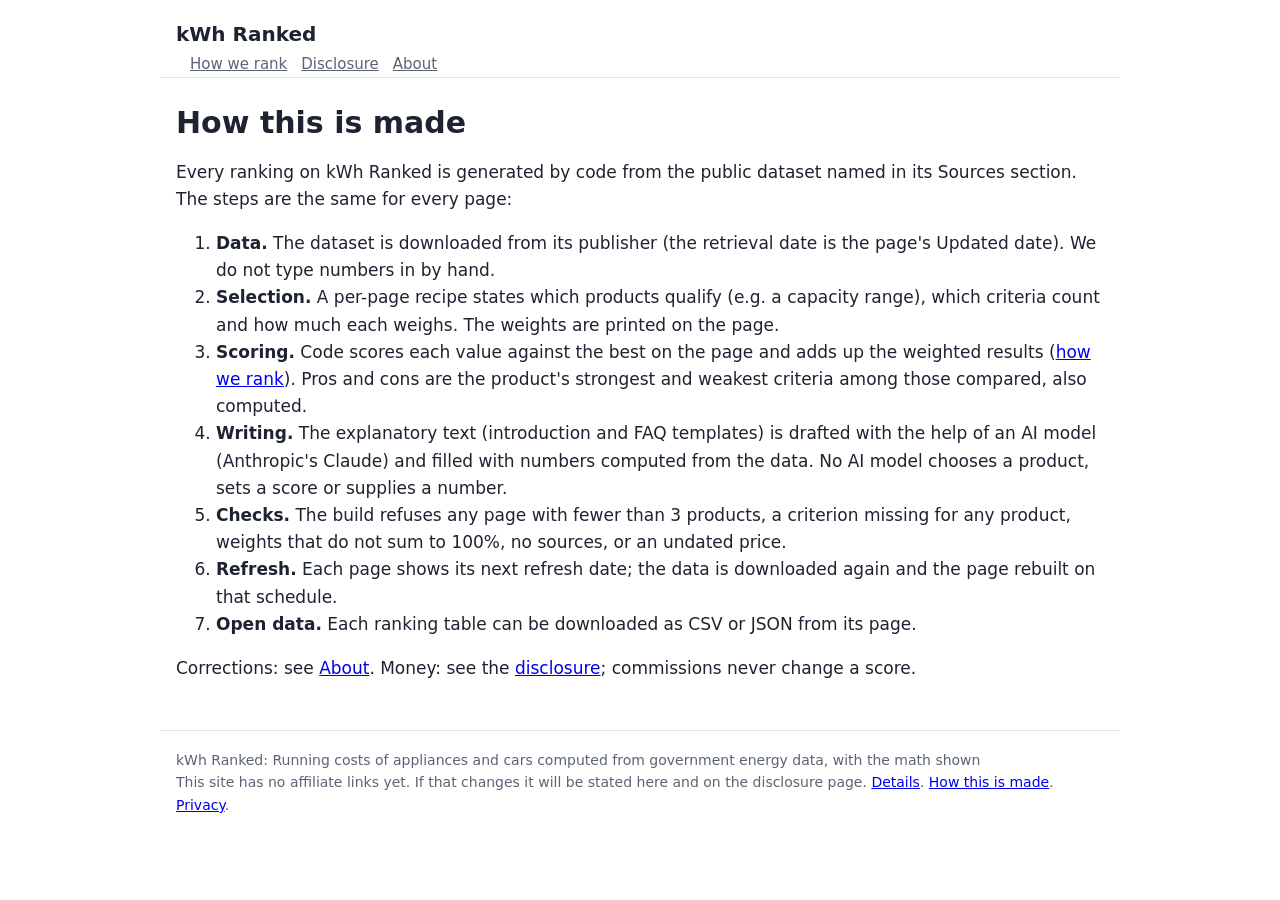
<file: how-this-is-made/index.html>
<!doctype html><html lang="en"><head><meta charset="utf-8">
<meta name="viewport" content="width=device-width,initial-scale=1"><title>How this is made | kWh Ranked</title>
<meta name="description" content="How kWh Ranked pages are built: public data, declared weights, code-computed scores, and where AI is (and is not) used."><link rel="canonical" href="https://kwhranked.com/how-this-is-made/"><meta name="page-class" content="entity">
<link rel="stylesheet" href="/style.css"><script type="application/ld+json">{"@context":"https://schema.org","@type":"WebPage","name":"How this is made","publisher":{"@type":"Organization","name":"kWh Ranked","url":"https://kwhranked.com/"},"url":"https://kwhranked.com/how-this-is-made/"}</script><script defer src="https://static.cloudflareinsights.com/beacon.min.js" data-cf-beacon='{"token": "f975b53917be4afab527fd3e59c53103"}'></script></head><body>
<header><a class="brand" href="/">kWh Ranked</a><nav><a href="/how-we-rank/">How we rank</a><a href="/disclosure/">Disclosure</a><a href="/about/">About</a></nav></header>
<main><h1>How this is made</h1><p>Every ranking on kWh Ranked is generated by code from the public dataset named in its Sources section. The steps are the same for every page:</p><ol class="list"><li><strong>Data.</strong> The dataset is downloaded from its publisher (the retrieval date is the page's Updated date). We do not type numbers in by hand.</li><li><strong>Selection.</strong> A per-page recipe states which products qualify (e.g. a capacity range), which criteria count and how much each weighs. The weights are printed on the page.</li><li><strong>Scoring.</strong> Code scores each value against the best on the page and adds up the weighted results (<a href="/how-we-rank/">how we rank</a>). Pros and cons are the product's strongest and weakest criteria among those compared, also computed.</li><li><strong>Writing.</strong> The explanatory text (introduction and FAQ templates) is drafted with the help of an AI model (Anthropic's Claude) and filled with numbers computed from the data. No AI model chooses a product, sets a score or supplies a number.</li><li><strong>Checks.</strong> The build refuses any page with fewer than 3 products, a criterion missing for any product, weights that do not sum to 100%, no sources, or an undated price.</li><li><strong>Refresh.</strong> Each page shows its next refresh date; the data is downloaded again and the page rebuilt on that schedule.</li><li><strong>Open data.</strong> Each ranking table can be downloaded as CSV or JSON from its page.</li></ol><p>Corrections: see <a href="/about/">About</a>. Money: see the <a href="/disclosure/">disclosure</a>; commissions never change a score.</p></main>
<footer>kWh Ranked: Running costs of appliances and cars computed from government energy data, with the math shown<br>This site has no affiliate links yet. If that changes it will be stated here and on the disclosure page.
<a href="/disclosure/">Details</a>. <a href="/how-this-is-made/">How this is made</a>. <a href="/privacy/">Privacy</a>.</footer></body></html>
</file>
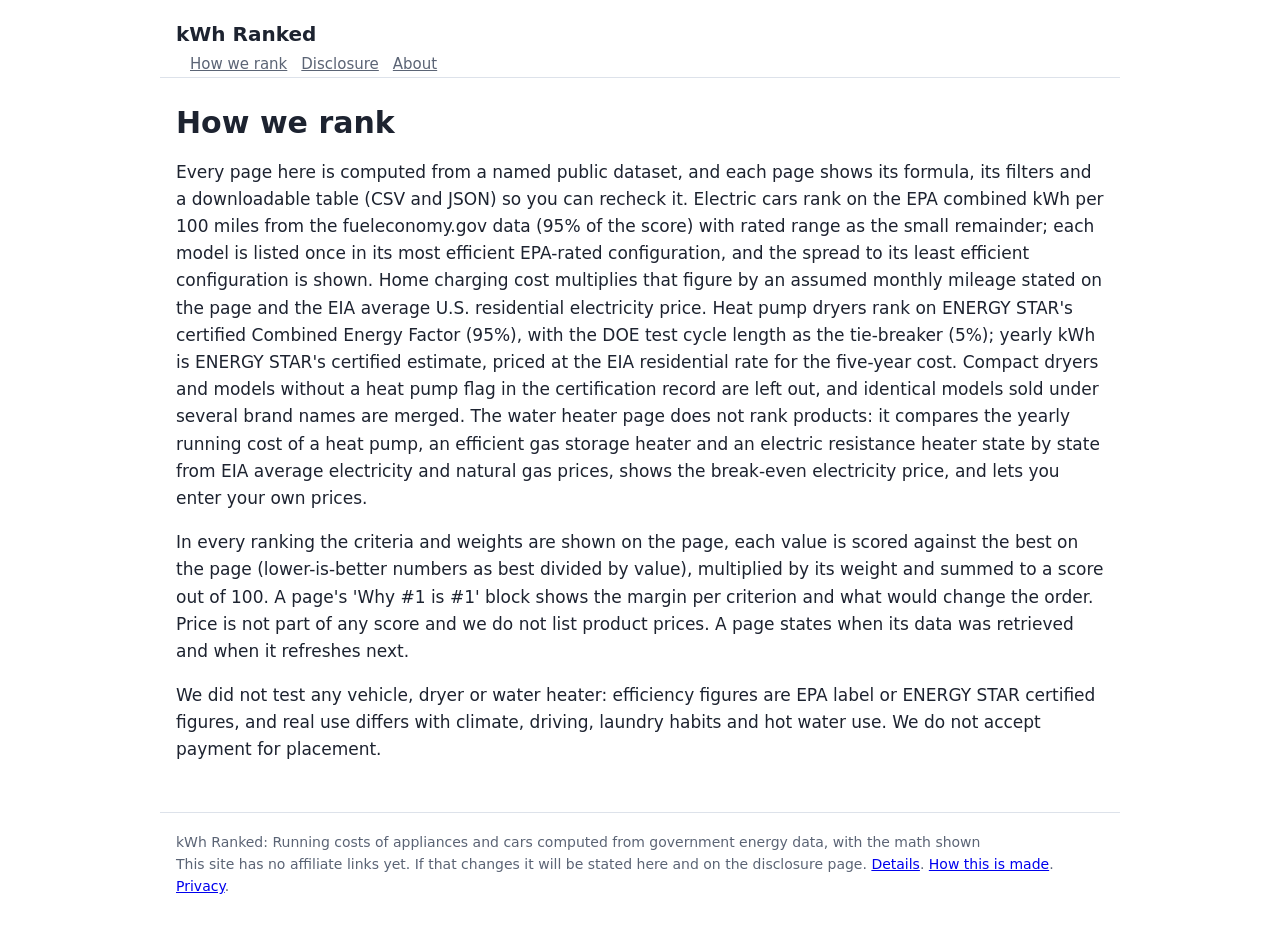
<file: how-we-rank/index.html>
<!doctype html><html lang="en"><head><meta charset="utf-8">
<meta name="viewport" content="width=device-width,initial-scale=1"><title>How we rank products | kWh Ranked</title>
<meta name="description" content="Our scoring method: published specs, declared weights, and the math behind every score."><link rel="canonical" href="https://kwhranked.com/how-we-rank/"><meta name="page-class" content="entity">
<link rel="stylesheet" href="/style.css"><script defer src="https://static.cloudflareinsights.com/beacon.min.js" data-cf-beacon='{"token": "f975b53917be4afab527fd3e59c53103"}'></script></head><body>
<header><a class="brand" href="/">kWh Ranked</a><nav><a href="/how-we-rank/">How we rank</a><a href="/disclosure/">Disclosure</a><a href="/about/">About</a></nav></header>
<main><h1>How we rank</h1><p>Every page here is computed from a named public dataset, and each page shows its formula, its filters and a downloadable table (CSV and JSON) so you can recheck it. Electric cars rank on the EPA combined kWh per 100 miles from the fueleconomy.gov data (95% of the score) with rated range as the small remainder; each model is listed once in its most efficient EPA-rated configuration, and the spread to its least efficient configuration is shown. Home charging cost multiplies that figure by an assumed monthly mileage stated on the page and the EIA average U.S. residential electricity price. Heat pump dryers rank on ENERGY STAR's certified Combined Energy Factor (95%), with the DOE test cycle length as the tie-breaker (5%); yearly kWh is ENERGY STAR's certified estimate, priced at the EIA residential rate for the five-year cost. Compact dryers and models without a heat pump flag in the certification record are left out, and identical models sold under several brand names are merged. The water heater page does not rank products: it compares the yearly running cost of a heat pump, an efficient gas storage heater and an electric resistance heater state by state from EIA average electricity and natural gas prices, shows the break-even electricity price, and lets you enter your own prices.</p><p>In every ranking the criteria and weights are shown on the page, each value is scored against the best on the page (lower-is-better numbers as best divided by value), multiplied by its weight and summed to a score out of 100. A page's 'Why #1 is #1' block shows the margin per criterion and what would change the order. Price is not part of any score and we do not list product prices. A page states when its data was retrieved and when it refreshes next.</p><p>We did not test any vehicle, dryer or water heater: efficiency figures are EPA label or ENERGY STAR certified figures, and real use differs with climate, driving, laundry habits and hot water use. We do not accept payment for placement.</p></main>
<footer>kWh Ranked: Running costs of appliances and cars computed from government energy data, with the math shown<br>This site has no affiliate links yet. If that changes it will be stated here and on the disclosure page.
<a href="/disclosure/">Details</a>. <a href="/how-this-is-made/">How this is made</a>. <a href="/privacy/">Privacy</a>.</footer></body></html>
</file>
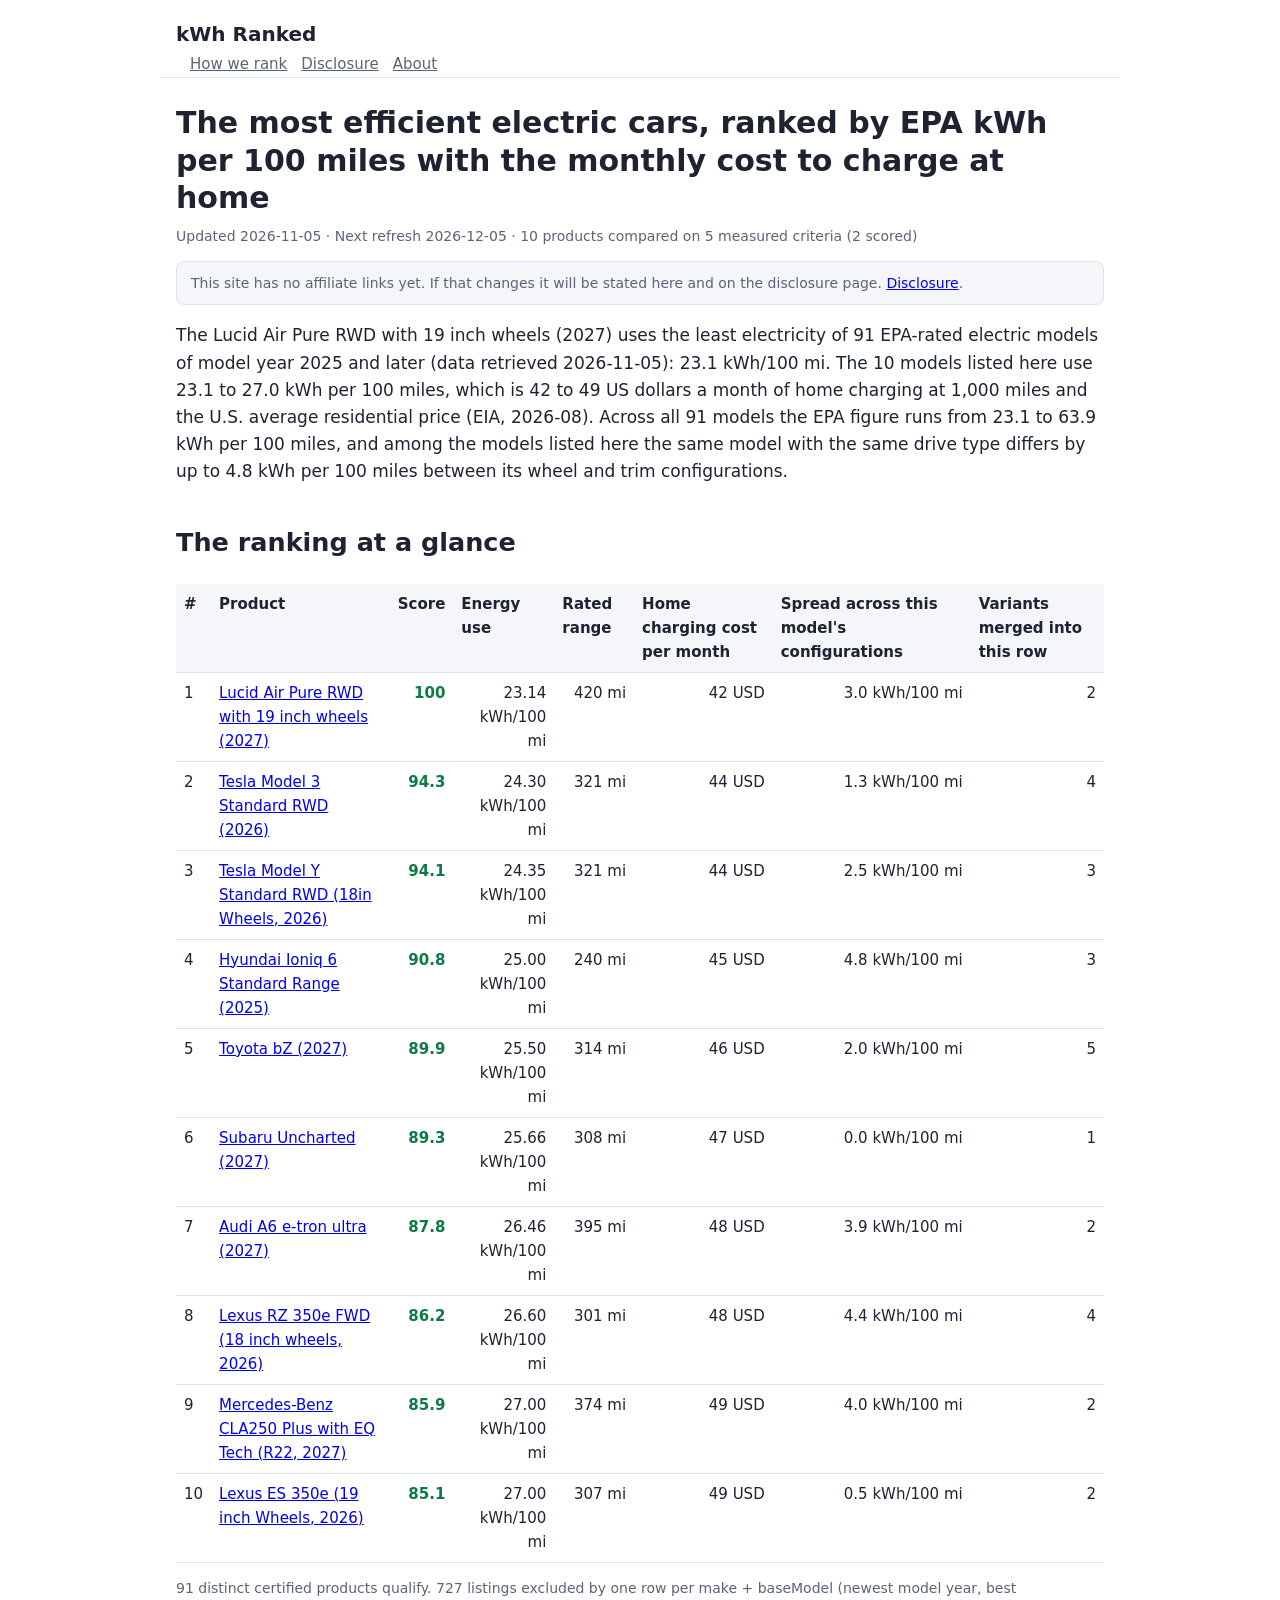
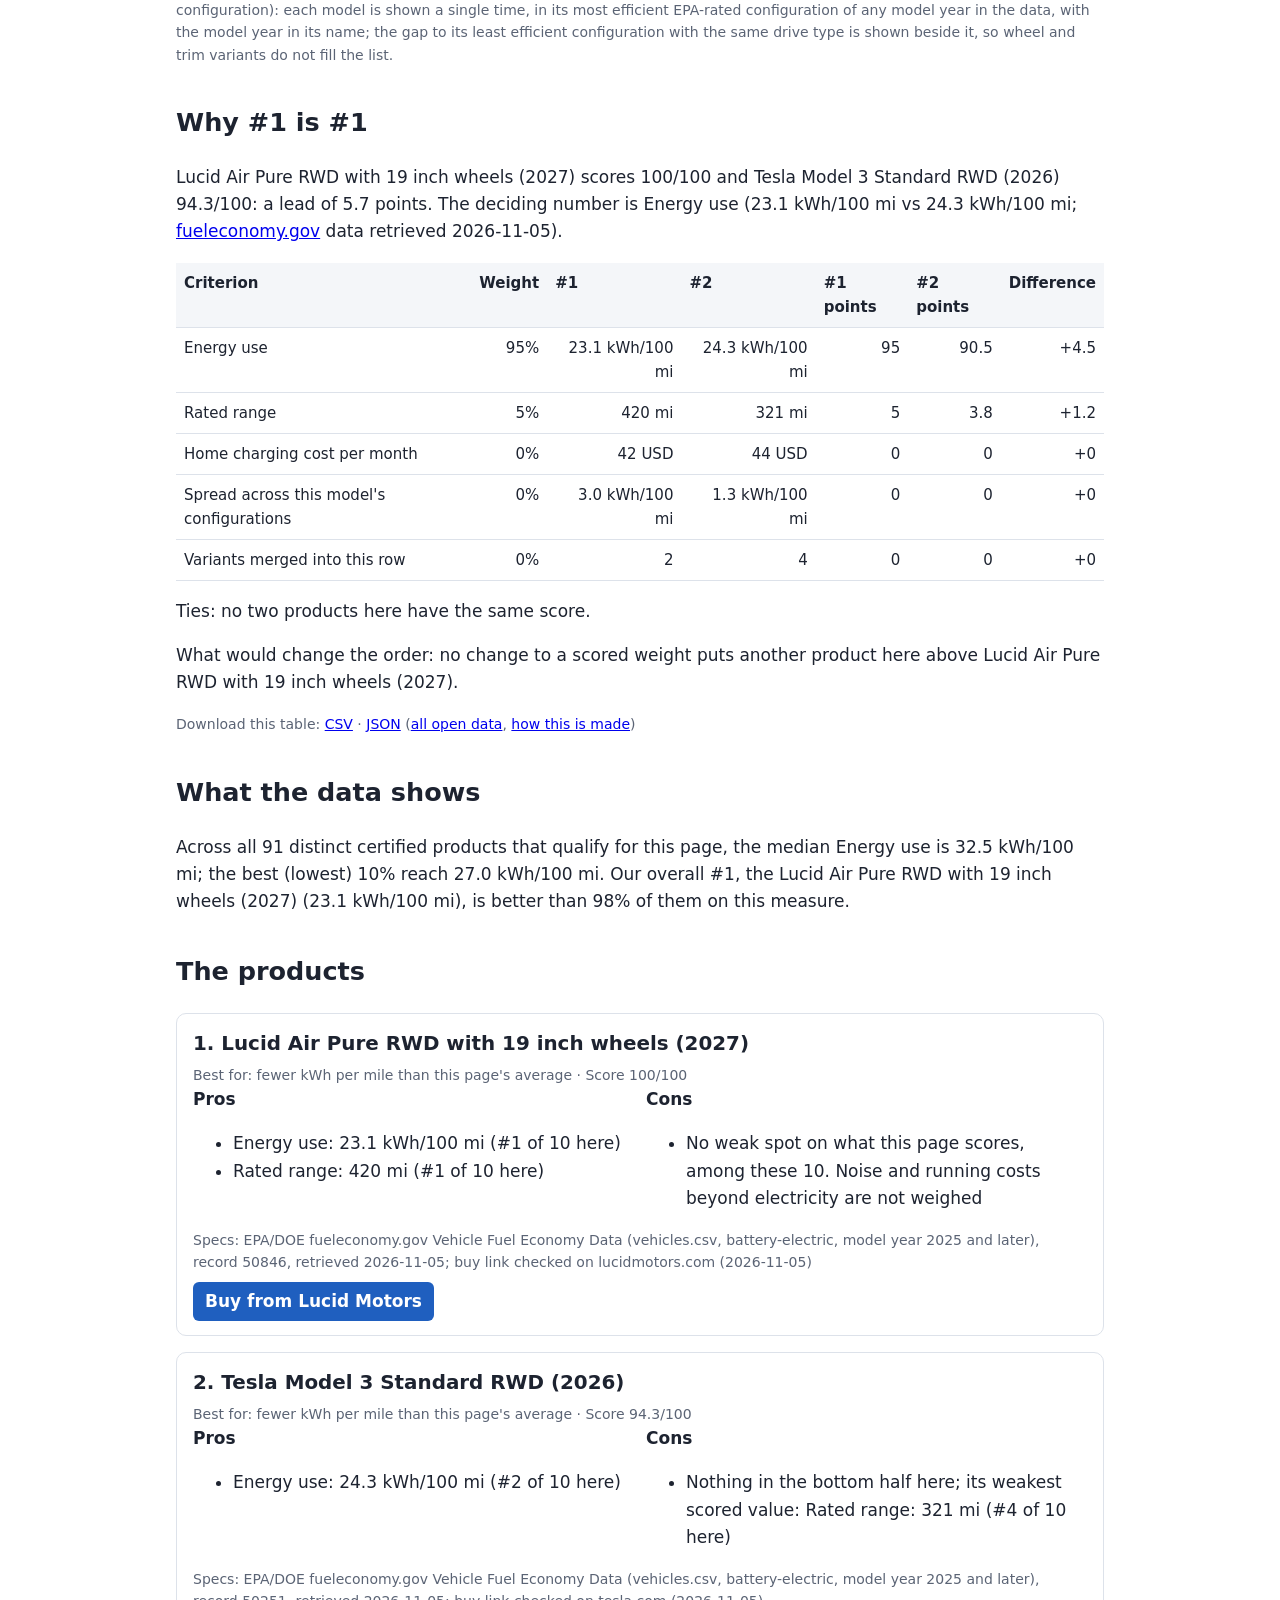
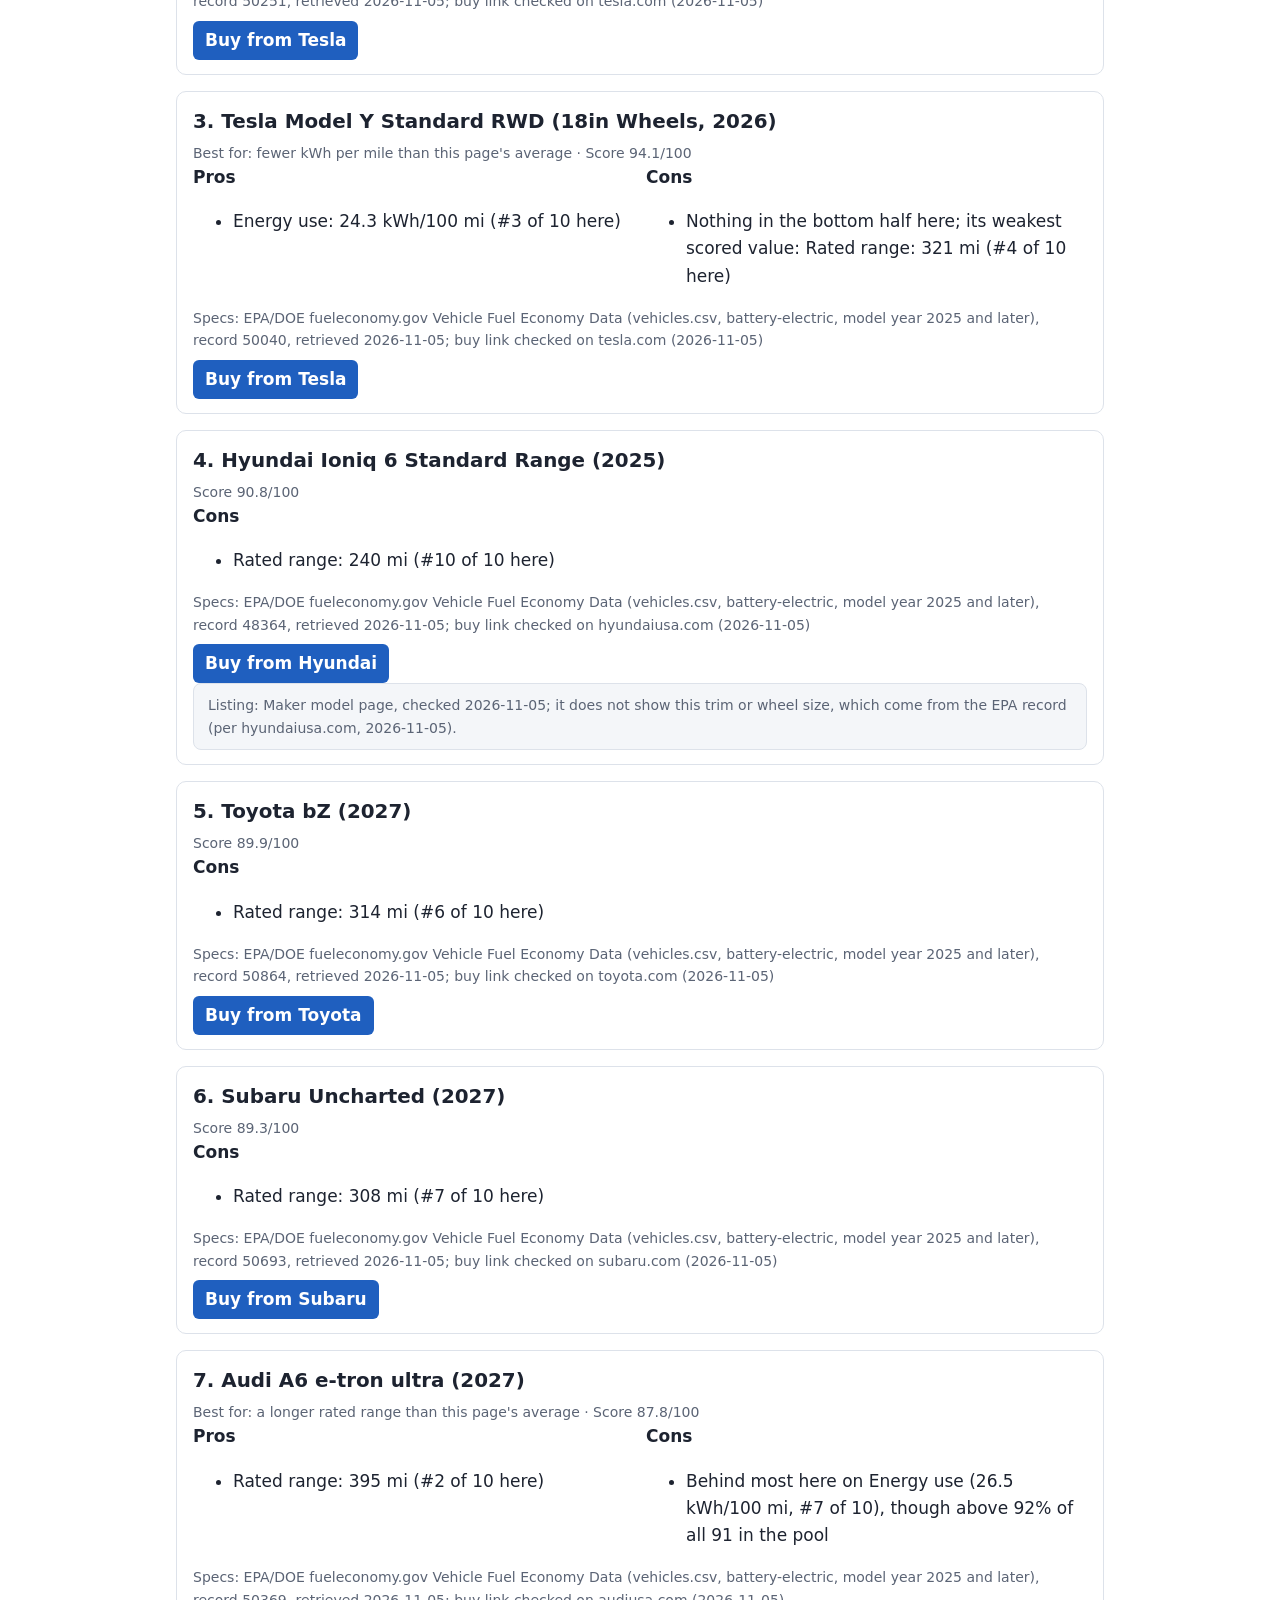
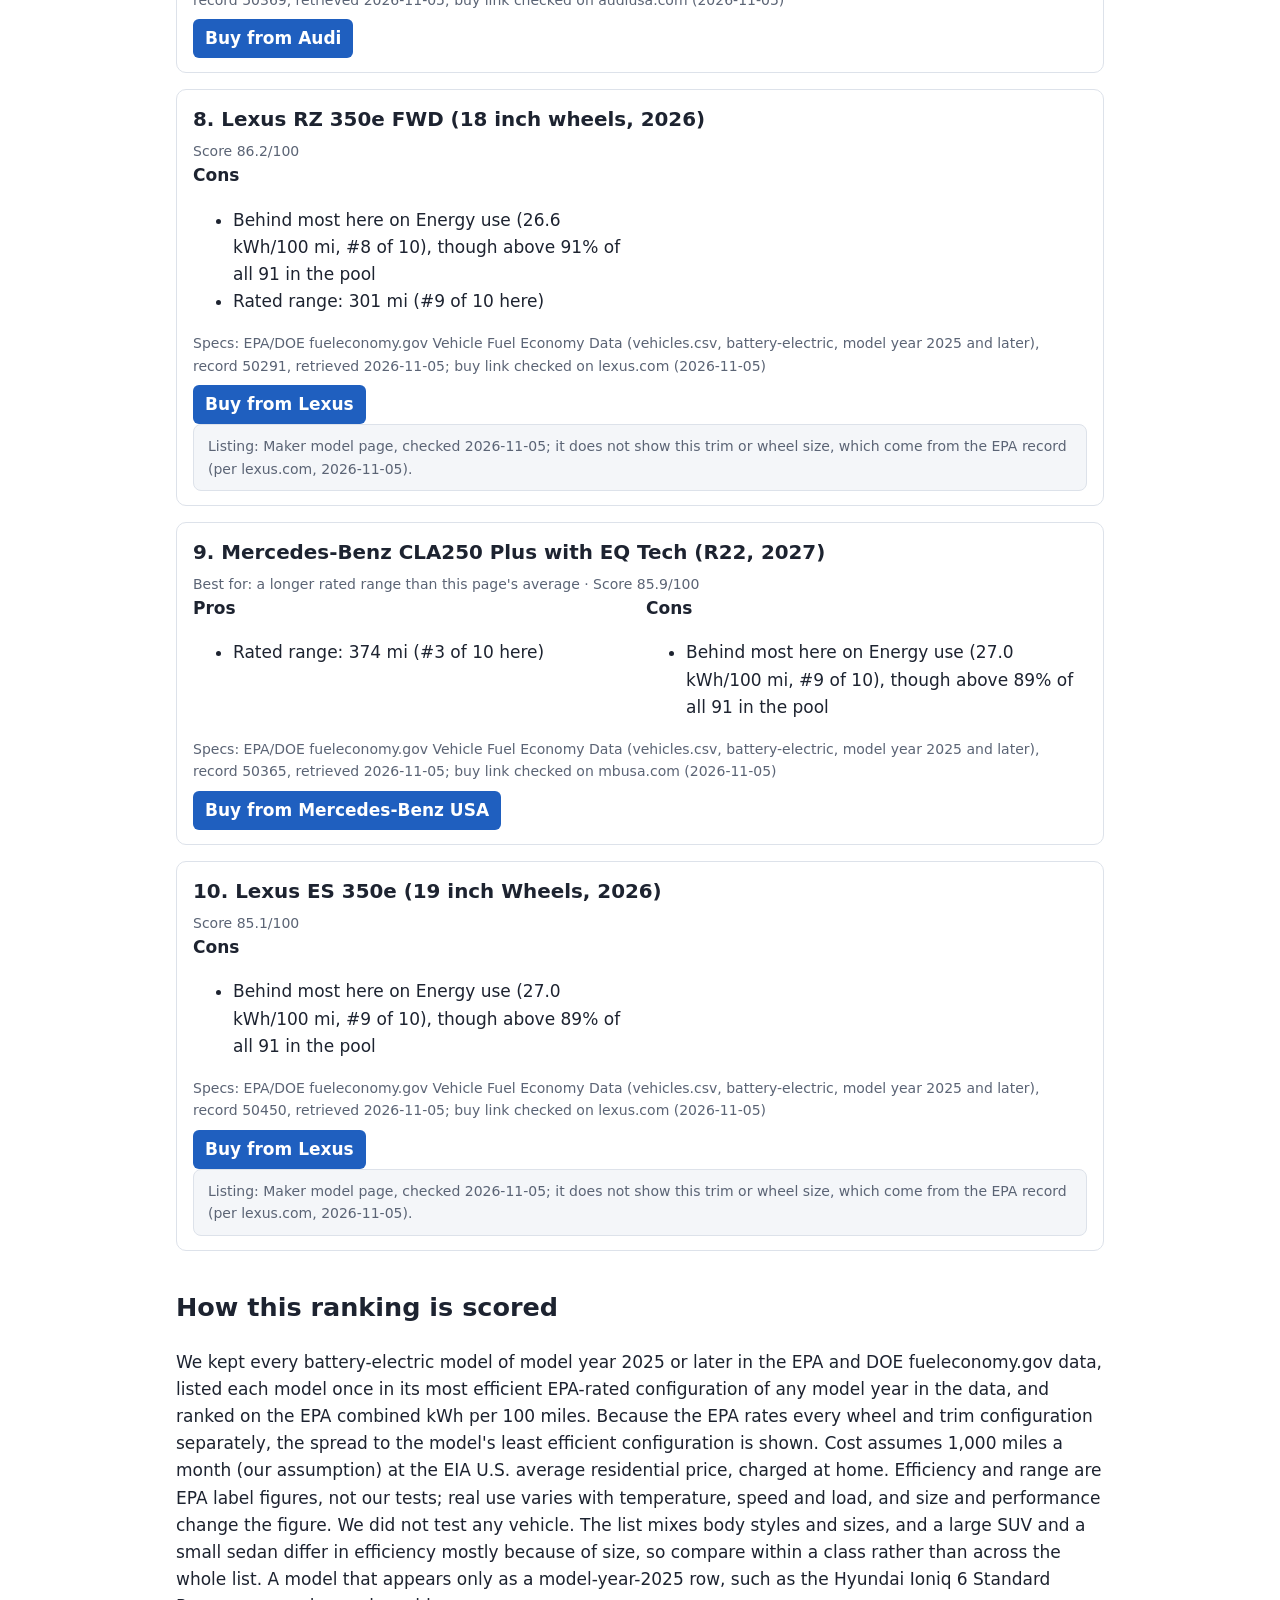
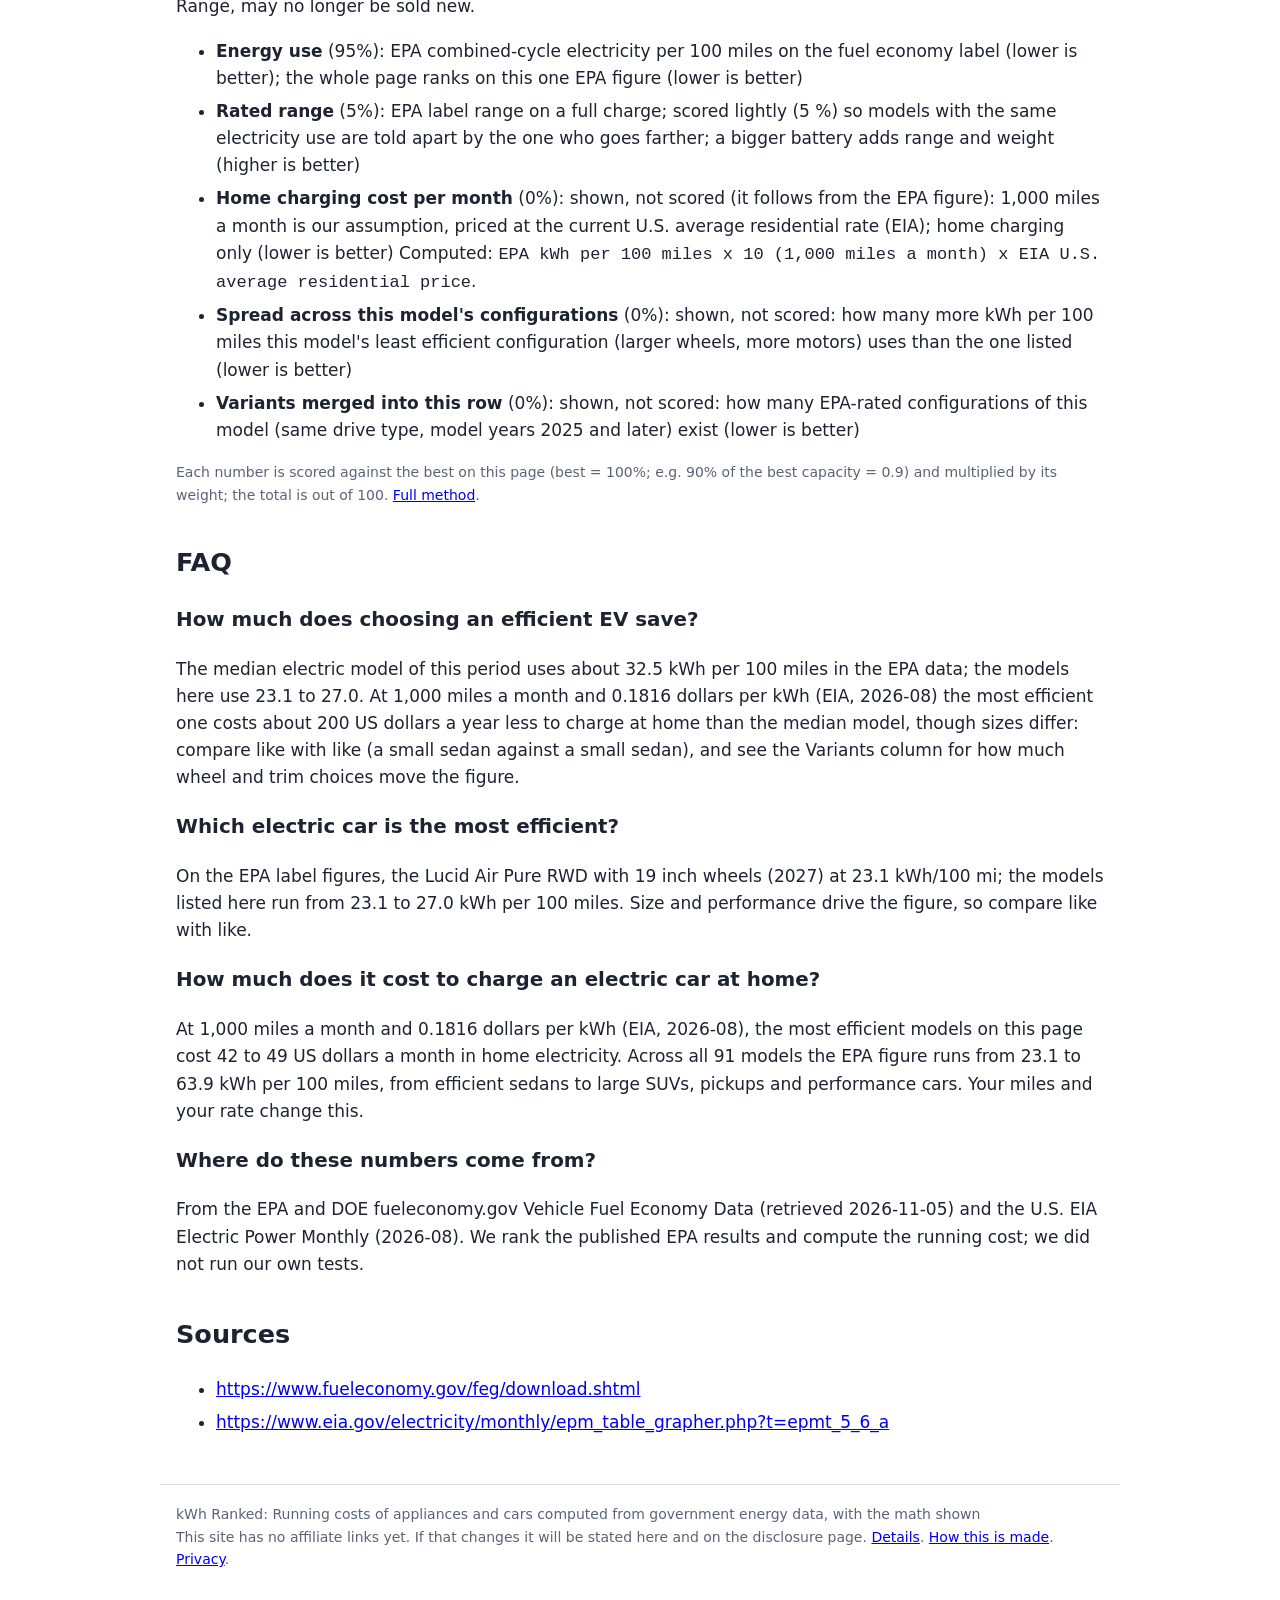
<file: most-efficient-electric-cars/index.html>
<!doctype html><html lang="en"><head><meta charset="utf-8">
<meta name="viewport" content="width=device-width,initial-scale=1"><title>Most Efficient Electric Cars and SUVs (EPA kWh per 100 Miles; $42 to $49 of Home Charging per 1,000 Miles)</title>
<meta name="description" content="The Lucid Air Pure RWD with 19 inch wheels (2027) uses the least electricity of 91 EPA-rated electric models of model year 2025 and later (data retrieved 2026-11-05): 23.1 kWh/100 mi."><link rel="canonical" href="https://kwhranked.com/most-efficient-electric-cars/"><meta name="page-class" content="ranking">
<link rel="stylesheet" href="/style.css"><script type="application/ld+json">{"@context":"https://schema.org","@type":"ItemList","itemListElement":[{"@type":"ListItem","name":"Lucid Air Pure RWD with 19 inch wheels (2027)","position":1,"url":"https://kwhranked.com/most-efficient-electric-cars/#lucid-air-pure-rwd-with-19-inch-wheels-2027"},{"@type":"ListItem","name":"Tesla Model 3 Standard RWD (2026)","position":2,"url":"https://kwhranked.com/most-efficient-electric-cars/#tesla-model-3-standard-rwd-2026"},{"@type":"ListItem","name":"Tesla Model Y Standard RWD (18in Wheels, 2026)","position":3,"url":"https://kwhranked.com/most-efficient-electric-cars/#tesla-model-y-standard-rwd-18in-wheels-2026"},{"@type":"ListItem","name":"Hyundai Ioniq 6 Standard Range (2025)","position":4,"url":"https://kwhranked.com/most-efficient-electric-cars/#hyundai-ioniq-6-standard-range-2025"},{"@type":"ListItem","name":"Toyota bZ (2027)","position":5,"url":"https://kwhranked.com/most-efficient-electric-cars/#toyota-bz-2027"},{"@type":"ListItem","name":"Subaru Uncharted (2027)","position":6,"url":"https://kwhranked.com/most-efficient-electric-cars/#subaru-uncharted-2027"},{"@type":"ListItem","name":"Audi A6 e-tron ultra (2027)","position":7,"url":"https://kwhranked.com/most-efficient-electric-cars/#audi-a6-e-tron-ultra-2027"},{"@type":"ListItem","name":"Lexus RZ 350e FWD (18 inch wheels, 2026)","position":8,"url":"https://kwhranked.com/most-efficient-electric-cars/#lexus-rz-350e-fwd-18-inch-wheels-2026"},{"@type":"ListItem","name":"Mercedes-Benz CLA250 Plus with EQ Tech (R22, 2027)","position":9,"url":"https://kwhranked.com/most-efficient-electric-cars/#mercedes-benz-cla250-plus-with-eq-tech-r22-2027"},{"@type":"ListItem","name":"Lexus ES 350e (19 inch Wheels, 2026)","position":10,"url":"https://kwhranked.com/most-efficient-electric-cars/#lexus-es-350e-19-inch-wheels-2026"}],"itemListOrder":"https://schema.org/ItemListOrderDescending","name":"The most efficient electric cars, ranked by EPA kWh per 100 miles with the monthly cost to charge at home","numberOfItems":10,"url":"https://kwhranked.com/most-efficient-electric-cars/"}</script><script type="application/ld+json">{"@context":"https://schema.org","@type":"FAQPage","mainEntity":[{"@type":"Question","acceptedAnswer":{"@type":"Answer","text":"The median electric model of this period uses about 32.5 kWh per 100 miles in the EPA data; the models here use 23.1 to 27.0. At 1,000 miles a month and 0.1816 dollars per kWh (EIA, 2026-08) the most efficient one costs about 200 US dollars a year less to charge at home than the median model, though sizes differ: compare like with like (a small sedan against a small sedan), and see the Variants column for how much wheel and trim choices move the figure."},"name":"How much does choosing an efficient EV save?"},{"@type":"Question","acceptedAnswer":{"@type":"Answer","text":"On the EPA label figures, the Lucid Air Pure RWD with 19 inch wheels (2027) at 23.1 kWh/100 mi; the models listed here run from 23.1 to 27.0 kWh per 100 miles. Size and performance drive the figure, so compare like with like."},"name":"Which electric car is the most efficient?"},{"@type":"Question","acceptedAnswer":{"@type":"Answer","text":"At 1,000 miles a month and 0.1816 dollars per kWh (EIA, 2026-08), the most efficient models on this page cost 42 to 49 US dollars a month in home electricity. Across all 91 models the EPA figure runs from 23.1 to 63.9 kWh per 100 miles, from efficient sedans to large SUVs, pickups and performance cars. Your miles and your rate change this."},"name":"How much does it cost to charge an electric car at home?"},{"@type":"Question","acceptedAnswer":{"@type":"Answer","text":"From the EPA and DOE fueleconomy.gov Vehicle Fuel Economy Data (retrieved 2026-11-05) and the U.S. EIA Electric Power Monthly (2026-08). We rank the published EPA results and compute the running cost; we did not run our own tests."},"name":"Where do these numbers come from?"}]}</script><script type="application/ld+json">{"@context":"https://schema.org","@type":"Dataset","creator":{"@type":"Organization","name":"kWh Ranked","url":"https://kwhranked.com/"},"dateModified":"2026-11-05","description":"The Lucid Air Pure RWD with 19 inch wheels (2027) uses the least electricity of 91 EPA-rated electric models of model year 2025 and later (data retrieved 2026-11-05): 23.1 kWh/100 mi.","distribution":[{"@type":"DataDownload","contentUrl":"https://kwhranked.com/data/most-efficient-electric-cars.csv","encodingFormat":"text/csv"},{"@type":"DataDownload","contentUrl":"https://kwhranked.com/data/most-efficient-electric-cars.json","encodingFormat":"application/json"}],"isAccessibleForFree":true,"isBasedOn":["https://www.fueleconomy.gov/feg/download.shtml","https://www.eia.gov/electricity/monthly/epm_table_grapher.php?t=epmt_5_6_a"],"license":"https://creativecommons.org/licenses/by/4.0/","name":"The most efficient electric cars, ranked by EPA kWh per 100 miles with the monthly cost to charge at home","url":"https://kwhranked.com/most-efficient-electric-cars/"}</script><script defer src="https://static.cloudflareinsights.com/beacon.min.js" data-cf-beacon='{"token": "f975b53917be4afab527fd3e59c53103"}'></script></head><body>
<header><a class="brand" href="/">kWh Ranked</a><nav><a href="/how-we-rank/">How we rank</a><a href="/disclosure/">Disclosure</a><a href="/about/">About</a></nav></header>
<main><h1>The most efficient electric cars, ranked by EPA kWh per 100 miles with the monthly cost to charge at home</h1><div class="meta">Updated 2026-11-05 &middot; Next refresh 2026-12-05 &middot; 10 products compared on 5 measured criteria (2 scored)</div><p class="note">This site has no affiliate links yet. If that changes it will be stated here and on the disclosure page. <a href="/disclosure/">Disclosure</a>.</p><p>The Lucid Air Pure RWD with 19 inch wheels (2027) uses the least electricity of 91 EPA-rated electric models of model year 2025 and later (data retrieved 2026-11-05): 23.1 kWh/100 mi. The 10 models listed here use 23.1 to 27.0 kWh per 100 miles, which is 42 to 49 US dollars a month of home charging at 1,000 miles and the U.S. average residential price (EIA, 2026-08). Across all 91 models the EPA figure runs from 23.1 to 63.9 kWh per 100 miles, and among the models listed here the same model with the same drive type differs by up to 4.8 kWh per 100 miles between its wheel and trim configurations.</p><h2>The ranking at a glance</h2><div class="wrap"><table><thead><tr><th>#</th><th>Product</th><th>Score</th><th>Energy use</th><th>Rated range</th><th>Home charging cost per month</th><th>Spread across this model&#x27;s configurations</th><th>Variants merged into this row</th></tr></thead><tbody><tr><td>1</td><td><a href="#lucid-air-pure-rwd-with-19-inch-wheels-2027">Lucid Air Pure RWD with 19 inch wheels (2027)</a></td><td class="num score">100</td><td class="num">23.14 kWh/100 mi</td><td class="num">420 mi</td><td class="num">42 USD</td><td class="num">3.0 kWh/100 mi</td><td class="num">2</td></tr><tr><td>2</td><td><a href="#tesla-model-3-standard-rwd-2026">Tesla Model 3 Standard RWD (2026)</a></td><td class="num score">94.3</td><td class="num">24.30 kWh/100 mi</td><td class="num">321 mi</td><td class="num">44 USD</td><td class="num">1.3 kWh/100 mi</td><td class="num">4</td></tr><tr><td>3</td><td><a href="#tesla-model-y-standard-rwd-18in-wheels-2026">Tesla Model Y Standard RWD (18in Wheels, 2026)</a></td><td class="num score">94.1</td><td class="num">24.35 kWh/100 mi</td><td class="num">321 mi</td><td class="num">44 USD</td><td class="num">2.5 kWh/100 mi</td><td class="num">3</td></tr><tr><td>4</td><td><a href="#hyundai-ioniq-6-standard-range-2025">Hyundai Ioniq 6 Standard Range (2025)</a></td><td class="num score">90.8</td><td class="num">25.00 kWh/100 mi</td><td class="num">240 mi</td><td class="num">45 USD</td><td class="num">4.8 kWh/100 mi</td><td class="num">3</td></tr><tr><td>5</td><td><a href="#toyota-bz-2027">Toyota bZ (2027)</a></td><td class="num score">89.9</td><td class="num">25.50 kWh/100 mi</td><td class="num">314 mi</td><td class="num">46 USD</td><td class="num">2.0 kWh/100 mi</td><td class="num">5</td></tr><tr><td>6</td><td><a href="#subaru-uncharted-2027">Subaru Uncharted (2027)</a></td><td class="num score">89.3</td><td class="num">25.66 kWh/100 mi</td><td class="num">308 mi</td><td class="num">47 USD</td><td class="num">0.0 kWh/100 mi</td><td class="num">1</td></tr><tr><td>7</td><td><a href="#audi-a6-e-tron-ultra-2027">Audi A6 e-tron ultra (2027)</a></td><td class="num score">87.8</td><td class="num">26.46 kWh/100 mi</td><td class="num">395 mi</td><td class="num">48 USD</td><td class="num">3.9 kWh/100 mi</td><td class="num">2</td></tr><tr><td>8</td><td><a href="#lexus-rz-350e-fwd-18-inch-wheels-2026">Lexus RZ 350e FWD (18 inch wheels, 2026)</a></td><td class="num score">86.2</td><td class="num">26.60 kWh/100 mi</td><td class="num">301 mi</td><td class="num">48 USD</td><td class="num">4.4 kWh/100 mi</td><td class="num">4</td></tr><tr><td>9</td><td><a href="#mercedes-benz-cla250-plus-with-eq-tech-r22-2027">Mercedes-Benz CLA250 Plus with EQ Tech (R22, 2027)</a></td><td class="num score">85.9</td><td class="num">27.00 kWh/100 mi</td><td class="num">374 mi</td><td class="num">49 USD</td><td class="num">4.0 kWh/100 mi</td><td class="num">2</td></tr><tr><td>10</td><td><a href="#lexus-es-350e-19-inch-wheels-2026">Lexus ES 350e (19 inch Wheels, 2026)</a></td><td class="num score">85.1</td><td class="num">27.00 kWh/100 mi</td><td class="num">307 mi</td><td class="num">49 USD</td><td class="num">0.5 kWh/100 mi</td><td class="num">2</td></tr></tbody></table></div><p class="meta">91 distinct certified products qualify. 727 listings excluded by one row per make + baseModel (newest model year, best configuration): each model is shown a single time, in its most efficient EPA-rated configuration of any model year in the data, with the model year in its name; the gap to its least efficient configuration with the same drive type is shown beside it, so wheel and trim variants do not fill the list.</p><section class="why"><h2>Why #1 is #1</h2><p>Lucid Air Pure RWD with 19 inch wheels (2027) scores 100/100 and Tesla Model 3 Standard RWD (2026) 94.3/100: a lead of 5.7 points. The deciding number is Energy use (23.1 kWh/100 mi vs 24.3 kWh/100 mi; <a href="https://www.fueleconomy.gov/feg/download.shtml" rel="nofollow noopener">fueleconomy.gov</a> data retrieved 2026-11-05).</p><div class="wrap"><table><thead><tr><th>Criterion</th><th>Weight</th><th>#1</th><th>#2</th><th>#1 points</th><th>#2 points</th><th>Difference</th></tr></thead><tbody><tr><td>Energy use</td><td class="num">95%</td><td class="num">23.1 kWh/100 mi</td><td class="num">24.3 kWh/100 mi</td><td class="num">95</td><td class="num">90.5</td><td class="num">+4.5</td></tr><tr><td>Rated range</td><td class="num">5%</td><td class="num">420 mi</td><td class="num">321 mi</td><td class="num">5</td><td class="num">3.8</td><td class="num">+1.2</td></tr><tr><td>Home charging cost per month</td><td class="num">0%</td><td class="num">42 USD</td><td class="num">44 USD</td><td class="num">0</td><td class="num">0</td><td class="num">+0</td></tr><tr><td>Spread across this model&#x27;s configurations</td><td class="num">0%</td><td class="num">3.0 kWh/100 mi</td><td class="num">1.3 kWh/100 mi</td><td class="num">0</td><td class="num">0</td><td class="num">+0</td></tr><tr><td>Variants merged into this row</td><td class="num">0%</td><td class="num">2</td><td class="num">4</td><td class="num">0</td><td class="num">0</td><td class="num">+0</td></tr></tbody></table></div><p>Ties: no two products here have the same score.</p><p>What would change the order: no change to a scored weight puts another product here above Lucid Air Pure RWD with 19 inch wheels (2027).</p></section><p class="meta">Download this table: <a href="/data/most-efficient-electric-cars.csv">CSV</a> &middot; <a href="/data/most-efficient-electric-cars.json">JSON</a> (<a href="/data/">all open data</a>, <a href="/how-this-is-made/">how this is made</a>)</p><section class="analysis"><h2>What the data shows</h2><p>Across all 91 distinct certified products that qualify for this page, the median Energy use is 32.5 kWh/100 mi; the best (lowest) 10% reach 27.0 kWh/100 mi. Our overall #1, the Lucid Air Pure RWD with 19 inch wheels (2027) (23.1 kWh/100 mi), is better than 98% of them on this measure.</p></section><h2>The products</h2><section class="card" id="lucid-air-pure-rwd-with-19-inch-wheels-2027"><h3>1. Lucid Air Pure RWD with 19 inch wheels (2027)</h3><div class="best">Best for: fewer kWh per mile than this page&#x27;s average &middot; Score 100/100</div><div class="pc"><div><strong>Pros</strong><ul><li>Energy use: 23.1 kWh/100 mi (#1 of 10 here)</li><li>Rated range: 420 mi (#1 of 10 here)</li></ul></div><div><strong>Cons</strong><ul><li>No weak spot on what this page scores, among these 10. Noise and running costs beyond electricity are not weighed</li></ul></div></div><div class="meta">Specs: EPA/DOE fueleconomy.gov Vehicle Fuel Economy Data (vehicles.csv, battery-electric, model year 2025 and later), record 50846, retrieved 2026-11-05; buy link checked on lucidmotors.com (2026-11-05)</div><a class="buy" rel="nofollow noopener" target="_blank" href="https://lucidmotors.com/air-pure">Buy from Lucid Motors</a> </section><section class="card" id="tesla-model-3-standard-rwd-2026"><h3>2. Tesla Model 3 Standard RWD (2026)</h3><div class="best">Best for: fewer kWh per mile than this page&#x27;s average &middot; Score 94.3/100</div><div class="pc"><div><strong>Pros</strong><ul><li>Energy use: 24.3 kWh/100 mi (#2 of 10 here)</li></ul></div><div><strong>Cons</strong><ul><li>Nothing in the bottom half here; its weakest scored value: Rated range: 321 mi (#4 of 10 here)</li></ul></div></div><div class="meta">Specs: EPA/DOE fueleconomy.gov Vehicle Fuel Economy Data (vehicles.csv, battery-electric, model year 2025 and later), record 50251, retrieved 2026-11-05; buy link checked on tesla.com (2026-11-05)</div><a class="buy" rel="nofollow noopener" target="_blank" href="https://www.tesla.com/model3">Buy from Tesla</a> </section><section class="card" id="tesla-model-y-standard-rwd-18in-wheels-2026"><h3>3. Tesla Model Y Standard RWD (18in Wheels, 2026)</h3><div class="best">Best for: fewer kWh per mile than this page&#x27;s average &middot; Score 94.1/100</div><div class="pc"><div><strong>Pros</strong><ul><li>Energy use: 24.3 kWh/100 mi (#3 of 10 here)</li></ul></div><div><strong>Cons</strong><ul><li>Nothing in the bottom half here; its weakest scored value: Rated range: 321 mi (#4 of 10 here)</li></ul></div></div><div class="meta">Specs: EPA/DOE fueleconomy.gov Vehicle Fuel Economy Data (vehicles.csv, battery-electric, model year 2025 and later), record 50040, retrieved 2026-11-05; buy link checked on tesla.com (2026-11-05)</div><a class="buy" rel="nofollow noopener" target="_blank" href="https://www.tesla.com/modely">Buy from Tesla</a> </section><section class="card" id="hyundai-ioniq-6-standard-range-2025"><h3>4. Hyundai Ioniq 6 Standard Range (2025)</h3><div class="best">Score 90.8/100</div><div class="pc"><div><strong>Cons</strong><ul><li>Rated range: 240 mi (#10 of 10 here)</li></ul></div></div><div class="meta">Specs: EPA/DOE fueleconomy.gov Vehicle Fuel Economy Data (vehicles.csv, battery-electric, model year 2025 and later), record 48364, retrieved 2026-11-05; buy link checked on hyundaiusa.com (2026-11-05)</div><a class="buy" rel="nofollow noopener" target="_blank" href="https://www.hyundaiusa.com/us/en/vehicles/ioniq-6">Buy from Hyundai</a> <div class="meta note listing">Listing: Maker model page, checked 2026-11-05; it does not show this trim or wheel size, which come from the EPA record (per hyundaiusa.com, 2026-11-05).</div></section><section class="card" id="toyota-bz-2027"><h3>5. Toyota bZ (2027)</h3><div class="best">Score 89.9/100</div><div class="pc"><div><strong>Cons</strong><ul><li>Rated range: 314 mi (#6 of 10 here)</li></ul></div></div><div class="meta">Specs: EPA/DOE fueleconomy.gov Vehicle Fuel Economy Data (vehicles.csv, battery-electric, model year 2025 and later), record 50864, retrieved 2026-11-05; buy link checked on toyota.com (2026-11-05)</div><a class="buy" rel="nofollow noopener" target="_blank" href="https://www.toyota.com/bz/">Buy from Toyota</a> </section><section class="card" id="subaru-uncharted-2027"><h3>6. Subaru Uncharted (2027)</h3><div class="best">Score 89.3/100</div><div class="pc"><div><strong>Cons</strong><ul><li>Rated range: 308 mi (#7 of 10 here)</li></ul></div></div><div class="meta">Specs: EPA/DOE fueleconomy.gov Vehicle Fuel Economy Data (vehicles.csv, battery-electric, model year 2025 and later), record 50693, retrieved 2026-11-05; buy link checked on subaru.com (2026-11-05)</div><a class="buy" rel="nofollow noopener" target="_blank" href="https://www.subaru.com/vehicles/uncharted/2027.html">Buy from Subaru</a> </section><section class="card" id="audi-a6-e-tron-ultra-2027"><h3>7. Audi A6 e-tron ultra (2027)</h3><div class="best">Best for: a longer rated range than this page&#x27;s average &middot; Score 87.8/100</div><div class="pc"><div><strong>Pros</strong><ul><li>Rated range: 395 mi (#2 of 10 here)</li></ul></div><div><strong>Cons</strong><ul><li>Behind most here on Energy use (26.5 kWh/100 mi, #7 of 10), though above 92% of all 91 in the pool</li></ul></div></div><div class="meta">Specs: EPA/DOE fueleconomy.gov Vehicle Fuel Economy Data (vehicles.csv, battery-electric, model year 2025 and later), record 50369, retrieved 2026-11-05; buy link checked on audiusa.com (2026-11-05)</div><a class="buy" rel="nofollow noopener" target="_blank" href="https://www.audiusa.com/en/models/a6-e-tron/a6-sportback-e-tron/2027/overview/">Buy from Audi</a> </section><section class="card" id="lexus-rz-350e-fwd-18-inch-wheels-2026"><h3>8. Lexus RZ 350e FWD (18 inch wheels, 2026)</h3><div class="best">Score 86.2/100</div><div class="pc"><div><strong>Cons</strong><ul><li>Behind most here on Energy use (26.6 kWh/100 mi, #8 of 10), though above 91% of all 91 in the pool</li><li>Rated range: 301 mi (#9 of 10 here)</li></ul></div></div><div class="meta">Specs: EPA/DOE fueleconomy.gov Vehicle Fuel Economy Data (vehicles.csv, battery-electric, model year 2025 and later), record 50291, retrieved 2026-11-05; buy link checked on lexus.com (2026-11-05)</div><a class="buy" rel="nofollow noopener" target="_blank" href="https://www.lexus.com/electric-vehicles">Buy from Lexus</a> <div class="meta note listing">Listing: Maker model page, checked 2026-11-05; it does not show this trim or wheel size, which come from the EPA record (per lexus.com, 2026-11-05).</div></section><section class="card" id="mercedes-benz-cla250-plus-with-eq-tech-r22-2027"><h3>9. Mercedes-Benz CLA250 Plus with EQ Tech (R22, 2027)</h3><div class="best">Best for: a longer rated range than this page&#x27;s average &middot; Score 85.9/100</div><div class="pc"><div><strong>Pros</strong><ul><li>Rated range: 374 mi (#3 of 10 here)</li></ul></div><div><strong>Cons</strong><ul><li>Behind most here on Energy use (27.0 kWh/100 mi, #9 of 10), though above 89% of all 91 in the pool</li></ul></div></div><div class="meta">Specs: EPA/DOE fueleconomy.gov Vehicle Fuel Economy Data (vehicles.csv, battery-electric, model year 2025 and later), record 50365, retrieved 2026-11-05; buy link checked on mbusa.com (2026-11-05)</div><a class="buy" rel="nofollow noopener" target="_blank" href="https://www.mbusa.com/en/vehicles/model/cla/sedan/cla250e">Buy from Mercedes-Benz USA</a> </section><section class="card" id="lexus-es-350e-19-inch-wheels-2026"><h3>10. Lexus ES 350e (19 inch Wheels, 2026)</h3><div class="best">Score 85.1/100</div><div class="pc"><div><strong>Cons</strong><ul><li>Behind most here on Energy use (27.0 kWh/100 mi, #9 of 10), though above 89% of all 91 in the pool</li></ul></div></div><div class="meta">Specs: EPA/DOE fueleconomy.gov Vehicle Fuel Economy Data (vehicles.csv, battery-electric, model year 2025 and later), record 50450, retrieved 2026-11-05; buy link checked on lexus.com (2026-11-05)</div><a class="buy" rel="nofollow noopener" target="_blank" href="https://www.lexus.com/models/ES">Buy from Lexus</a> <div class="meta note listing">Listing: Maker model page, checked 2026-11-05; it does not show this trim or wheel size, which come from the EPA record (per lexus.com, 2026-11-05).</div></section><h2>How this ranking is scored</h2><p>We kept every battery-electric model of model year 2025 or later in the EPA and DOE fueleconomy.gov data, listed each model once in its most efficient EPA-rated configuration of any model year in the data, and ranked on the EPA combined kWh per 100 miles. Because the EPA rates every wheel and trim configuration separately, the spread to the model&#x27;s least efficient configuration is shown. Cost assumes 1,000 miles a month (our assumption) at the EIA U.S. average residential price, charged at home. Efficiency and range are EPA label figures, not our tests; real use varies with temperature, speed and load, and size and performance change the figure. We did not test any vehicle. The list mixes body styles and sizes, and a large SUV and a small sedan differ in efficiency mostly because of size, so compare within a class rather than across the whole list. A model that appears only as a model-year-2025 row, such as the Hyundai Ioniq 6 Standard Range, may no longer be sold new.</p><ul class="list"><li><strong>Energy use</strong> (95%): EPA combined-cycle electricity per 100 miles on the fuel economy label (lower is better); the whole page ranks on this one EPA figure (lower is better)</li><li><strong>Rated range</strong> (5%): EPA label range on a full charge; scored lightly (5 %) so models with the same electricity use are told apart by the one who goes farther; a bigger battery adds range and weight (higher is better)</li><li><strong>Home charging cost per month</strong> (0%): shown, not scored (it follows from the EPA figure): 1,000 miles a month is our assumption, priced at the current U.S. average residential rate (EIA); home charging only (lower is better) Computed: <code>EPA kWh per 100 miles x 10 (1,000 miles a month) x EIA U.S. average residential price</code>.</li><li><strong>Spread across this model&#x27;s configurations</strong> (0%): shown, not scored: how many more kWh per 100 miles this model&#x27;s least efficient configuration (larger wheels, more motors) uses than the one listed (lower is better)</li><li><strong>Variants merged into this row</strong> (0%): shown, not scored: how many EPA-rated configurations of this model (same drive type, model years 2025 and later) exist (lower is better)</li></ul><p class="meta">Each number is scored against the best on this page (best = 100%; e.g. 90% of the best capacity = 0.9) and multiplied by its weight; the total is out of 100. <a href="/how-we-rank/">Full method</a>.</p><h2>FAQ</h2><h3>How much does choosing an efficient EV save?</h3><p>The median electric model of this period uses about 32.5 kWh per 100 miles in the EPA data; the models here use 23.1 to 27.0. At 1,000 miles a month and 0.1816 dollars per kWh (EIA, 2026-08) the most efficient one costs about 200 US dollars a year less to charge at home than the median model, though sizes differ: compare like with like (a small sedan against a small sedan), and see the Variants column for how much wheel and trim choices move the figure.</p><h3>Which electric car is the most efficient?</h3><p>On the EPA label figures, the Lucid Air Pure RWD with 19 inch wheels (2027) at 23.1 kWh/100 mi; the models listed here run from 23.1 to 27.0 kWh per 100 miles. Size and performance drive the figure, so compare like with like.</p><h3>How much does it cost to charge an electric car at home?</h3><p>At 1,000 miles a month and 0.1816 dollars per kWh (EIA, 2026-08), the most efficient models on this page cost 42 to 49 US dollars a month in home electricity. Across all 91 models the EPA figure runs from 23.1 to 63.9 kWh per 100 miles, from efficient sedans to large SUVs, pickups and performance cars. Your miles and your rate change this.</p><h3>Where do these numbers come from?</h3><p>From the EPA and DOE fueleconomy.gov Vehicle Fuel Economy Data (retrieved 2026-11-05) and the U.S. EIA Electric Power Monthly (2026-08). We rank the published EPA results and compute the running cost; we did not run our own tests.</p><h2>Sources</h2><ul class="list"><li><a href="https://www.fueleconomy.gov/feg/download.shtml" rel="nofollow noopener">https://www.fueleconomy.gov/feg/download.shtml</a></li><li><a href="https://www.eia.gov/electricity/monthly/epm_table_grapher.php?t=epmt_5_6_a" rel="nofollow noopener">https://www.eia.gov/electricity/monthly/epm_table_grapher.php?t=epmt_5_6_a</a></li></ul></main>
<footer>kWh Ranked: Running costs of appliances and cars computed from government energy data, with the math shown<br>This site has no affiliate links yet. If that changes it will be stated here and on the disclosure page.
<a href="/disclosure/">Details</a>. <a href="/how-this-is-made/">How this is made</a>. <a href="/privacy/">Privacy</a>.</footer></body></html>
</file>
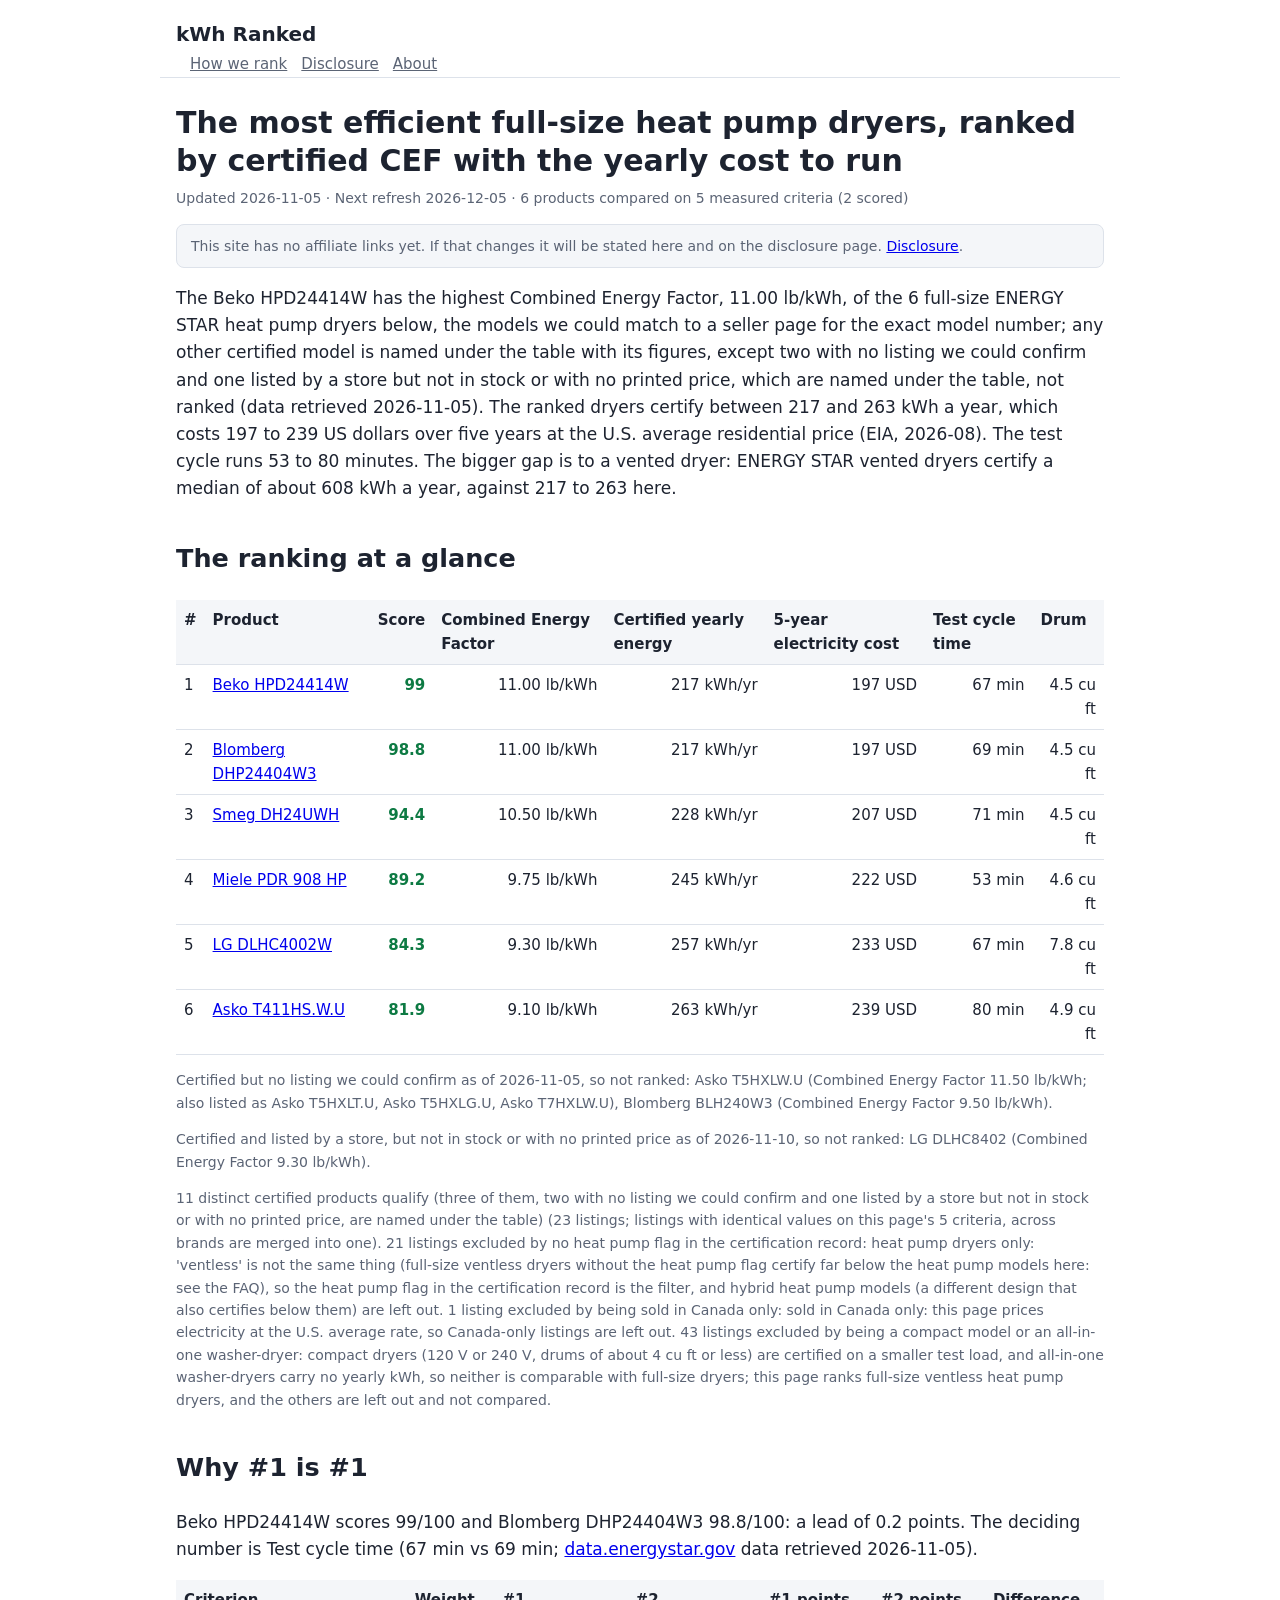
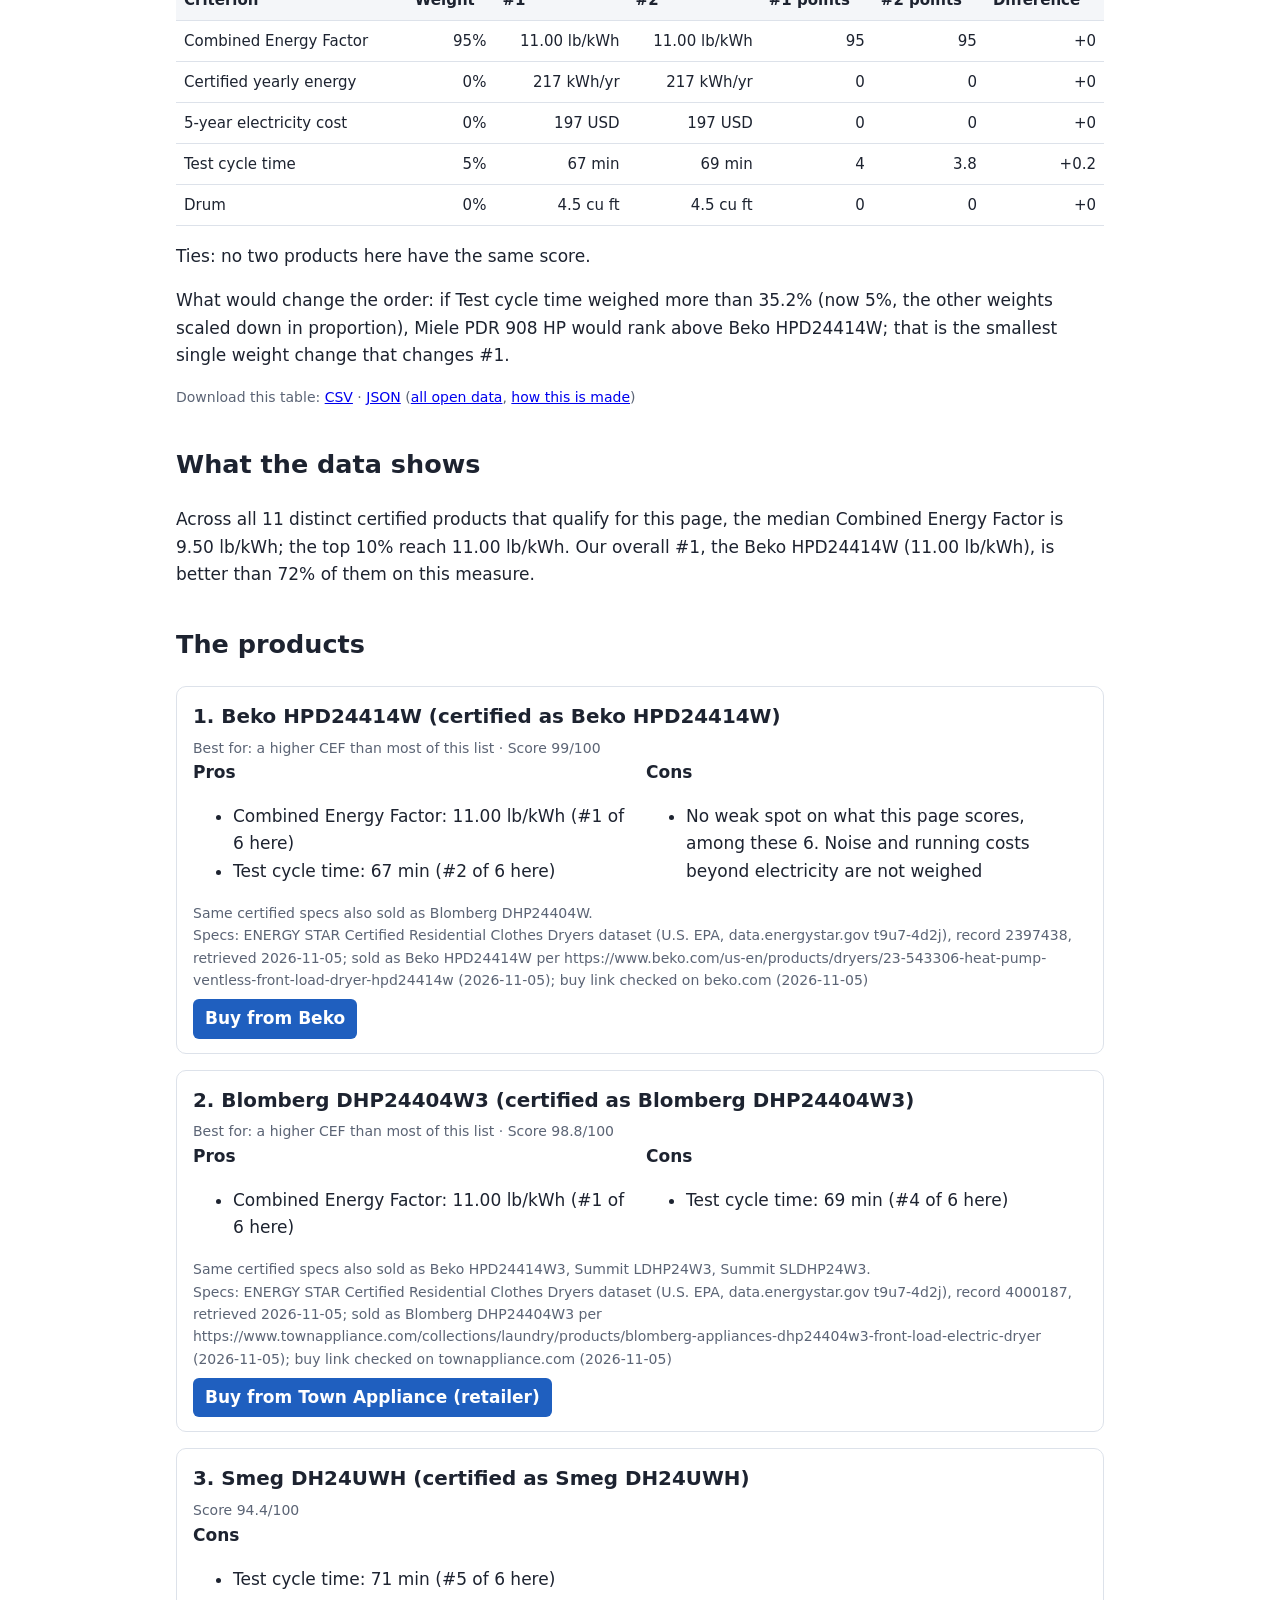
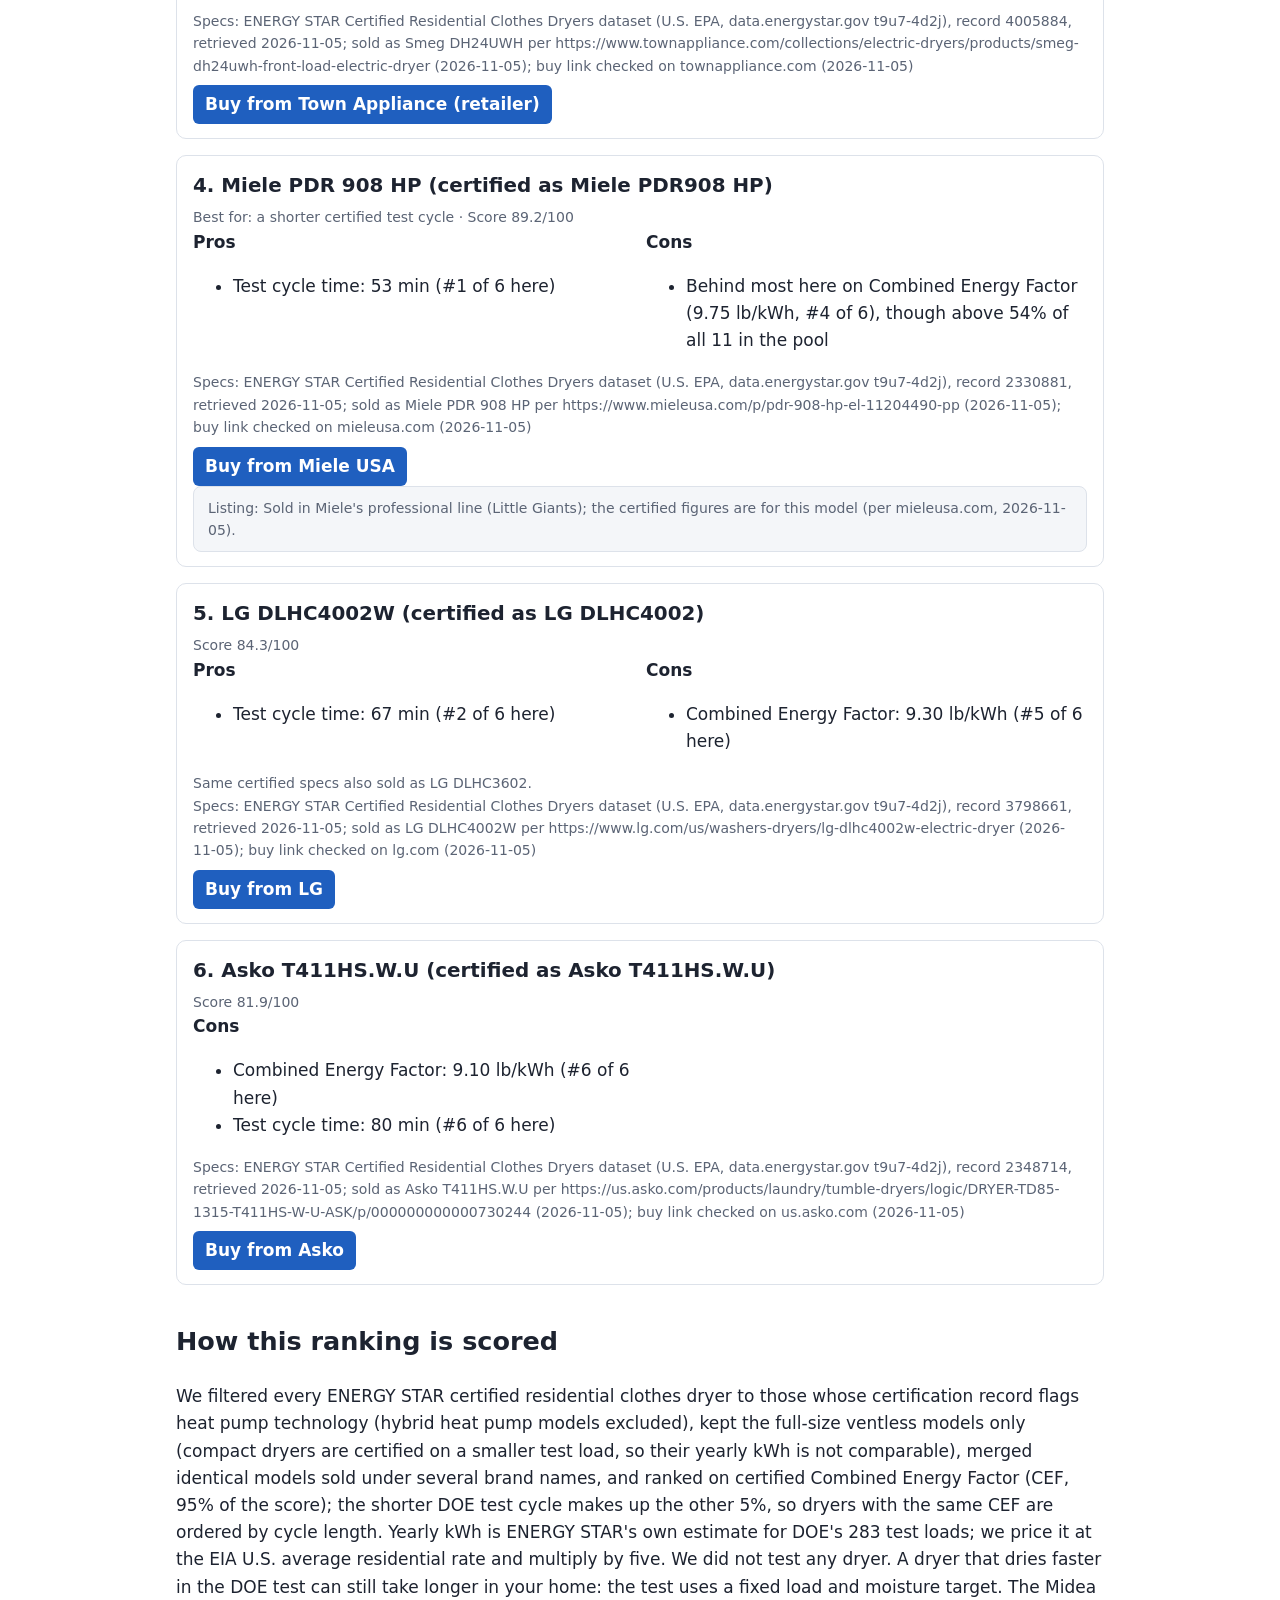
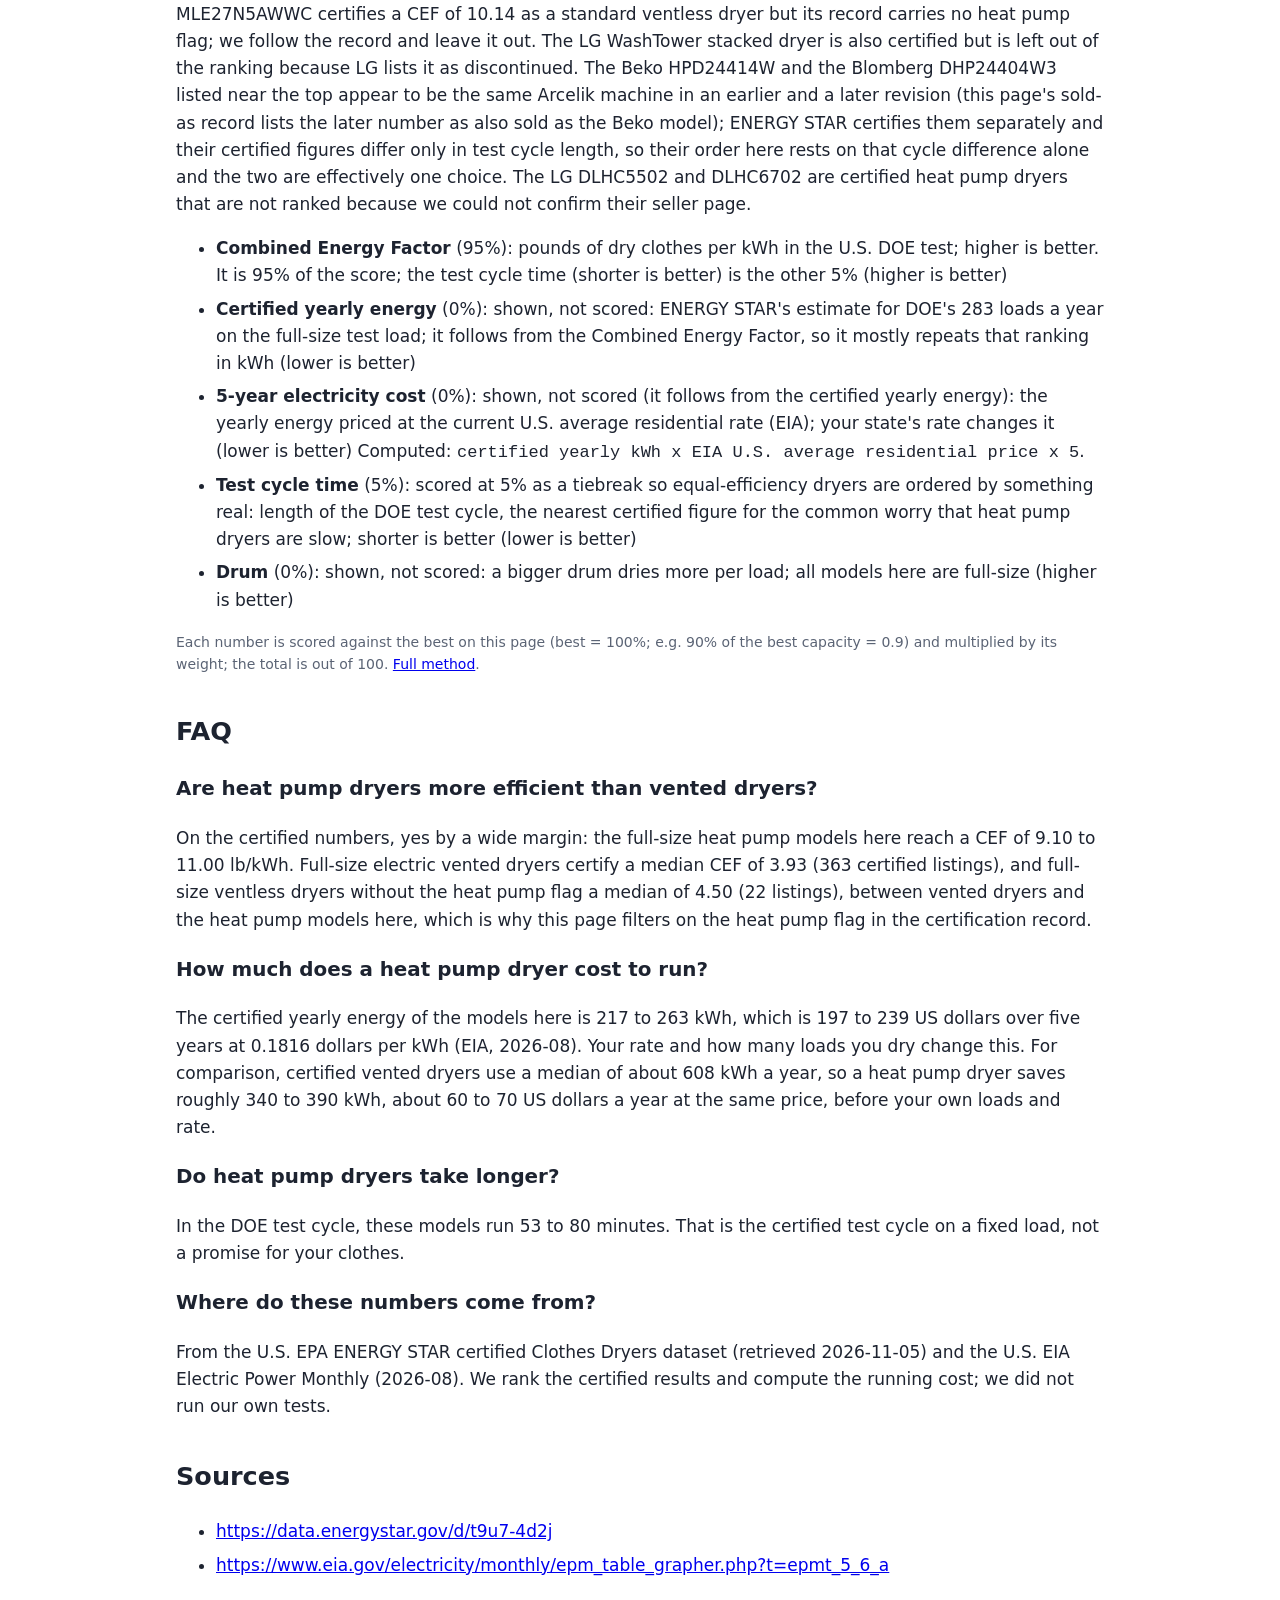
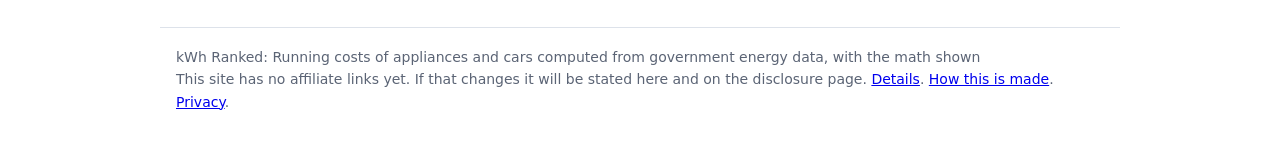
<file: most-efficient-heat-pump-dryers/index.html>
<!doctype html><html lang="en"><head><meta charset="utf-8">
<meta name="viewport" content="width=device-width,initial-scale=1"><title>Most Efficient Full-Size Heat Pump Dryers (Certified CEF; 5-Year Electricity Cost $197 to $239)</title>
<meta name="description" content="The Beko HPD24414W has the highest Combined Energy Factor, 11.00 lb/kWh, of the 6 full-size ENERGY STAR heat pump dryers below, the models we could match to a seller page for the exact model number; any other certified model is named under the table with its figures, except two with no listing we could confirm and one listed by a store but not in stock or with no printed price, which are named under the table, not ranked (data retrieved 2026-11-05)."><link rel="canonical" href="https://kwhranked.com/most-efficient-heat-pump-dryers/"><meta name="page-class" content="ranking">
<link rel="stylesheet" href="/style.css"><script type="application/ld+json">{"@context":"https://schema.org","@type":"ItemList","itemListElement":[{"@type":"ListItem","name":"Beko HPD24414W","position":1,"url":"https://kwhranked.com/most-efficient-heat-pump-dryers/#beko-hpd24414w"},{"@type":"ListItem","name":"Blomberg DHP24404W3","position":2,"url":"https://kwhranked.com/most-efficient-heat-pump-dryers/#blomberg-dhp24404w3"},{"@type":"ListItem","name":"Smeg DH24UWH","position":3,"url":"https://kwhranked.com/most-efficient-heat-pump-dryers/#smeg-dh24uwh"},{"@type":"ListItem","name":"Miele PDR 908 HP","position":4,"url":"https://kwhranked.com/most-efficient-heat-pump-dryers/#miele-pdr908-hp"},{"@type":"ListItem","name":"LG DLHC4002W","position":5,"url":"https://kwhranked.com/most-efficient-heat-pump-dryers/#lg-dlhc4002"},{"@type":"ListItem","name":"Asko T411HS.W.U","position":6,"url":"https://kwhranked.com/most-efficient-heat-pump-dryers/#asko-t411hs-w-u"}],"itemListOrder":"https://schema.org/ItemListOrderDescending","name":"The most efficient full-size heat pump dryers, ranked by certified CEF with the yearly cost to run","numberOfItems":6,"url":"https://kwhranked.com/most-efficient-heat-pump-dryers/"}</script><script type="application/ld+json">{"@context":"https://schema.org","@type":"FAQPage","mainEntity":[{"@type":"Question","acceptedAnswer":{"@type":"Answer","text":"On the certified numbers, yes by a wide margin: the full-size heat pump models here reach a CEF of 9.10 to 11.00 lb/kWh. Full-size electric vented dryers certify a median CEF of 3.93 (363 certified listings), and full-size ventless dryers without the heat pump flag a median of 4.50 (22 listings), between vented dryers and the heat pump models here, which is why this page filters on the heat pump flag in the certification record."},"name":"Are heat pump dryers more efficient than vented dryers?"},{"@type":"Question","acceptedAnswer":{"@type":"Answer","text":"The certified yearly energy of the models here is 217 to 263 kWh, which is 197 to 239 US dollars over five years at 0.1816 dollars per kWh (EIA, 2026-08). Your rate and how many loads you dry change this. For comparison, certified vented dryers use a median of about 608 kWh a year, so a heat pump dryer saves roughly 340 to 390 kWh, about 60 to 70 US dollars a year at the same price, before your own loads and rate."},"name":"How much does a heat pump dryer cost to run?"},{"@type":"Question","acceptedAnswer":{"@type":"Answer","text":"In the DOE test cycle, these models run 53 to 80 minutes. That is the certified test cycle on a fixed load, not a promise for your clothes."},"name":"Do heat pump dryers take longer?"},{"@type":"Question","acceptedAnswer":{"@type":"Answer","text":"From the U.S. EPA ENERGY STAR certified Clothes Dryers dataset (retrieved 2026-11-05) and the U.S. EIA Electric Power Monthly (2026-08). We rank the certified results and compute the running cost; we did not run our own tests."},"name":"Where do these numbers come from?"}]}</script><script type="application/ld+json">{"@context":"https://schema.org","@type":"Dataset","creator":{"@type":"Organization","name":"kWh Ranked","url":"https://kwhranked.com/"},"dateModified":"2026-11-05","description":"The Beko HPD24414W has the highest Combined Energy Factor, 11.00 lb/kWh, of the 6 full-size ENERGY STAR heat pump dryers below, the models we could match to a seller page for the exact model number; any other certified model is named under the table with its figures, except two with no listing we could confirm and one listed by a store but not in stock or with no printed price, which are named under the table, not ranked (data retrieved 2026-11-05).","distribution":[{"@type":"DataDownload","contentUrl":"https://kwhranked.com/data/most-efficient-heat-pump-dryers.csv","encodingFormat":"text/csv"},{"@type":"DataDownload","contentUrl":"https://kwhranked.com/data/most-efficient-heat-pump-dryers.json","encodingFormat":"application/json"}],"isAccessibleForFree":true,"isBasedOn":["https://data.energystar.gov/d/t9u7-4d2j","https://www.eia.gov/electricity/monthly/epm_table_grapher.php?t=epmt_5_6_a"],"license":"https://creativecommons.org/licenses/by/4.0/","name":"The most efficient full-size heat pump dryers, ranked by certified CEF with the yearly cost to run","url":"https://kwhranked.com/most-efficient-heat-pump-dryers/"}</script><script defer src="https://static.cloudflareinsights.com/beacon.min.js" data-cf-beacon='{"token": "f975b53917be4afab527fd3e59c53103"}'></script></head><body>
<header><a class="brand" href="/">kWh Ranked</a><nav><a href="/how-we-rank/">How we rank</a><a href="/disclosure/">Disclosure</a><a href="/about/">About</a></nav></header>
<main><h1>The most efficient full-size heat pump dryers, ranked by certified CEF with the yearly cost to run</h1><div class="meta">Updated 2026-11-05 &middot; Next refresh 2026-12-05 &middot; 6 products compared on 5 measured criteria (2 scored)</div><p class="note">This site has no affiliate links yet. If that changes it will be stated here and on the disclosure page. <a href="/disclosure/">Disclosure</a>.</p><p>The Beko HPD24414W has the highest Combined Energy Factor, 11.00 lb/kWh, of the 6 full-size ENERGY STAR heat pump dryers below, the models we could match to a seller page for the exact model number; any other certified model is named under the table with its figures, except two with no listing we could confirm and one listed by a store but not in stock or with no printed price, which are named under the table, not ranked (data retrieved 2026-11-05). The ranked dryers certify between 217 and 263 kWh a year, which costs 197 to 239 US dollars over five years at the U.S. average residential price (EIA, 2026-08). The test cycle runs 53 to 80 minutes. The bigger gap is to a vented dryer: ENERGY STAR vented dryers certify a median of about 608 kWh a year, against 217 to 263 here.</p><h2>The ranking at a glance</h2><div class="wrap"><table><thead><tr><th>#</th><th>Product</th><th>Score</th><th>Combined Energy Factor</th><th>Certified yearly energy</th><th>5-year electricity cost</th><th>Test cycle time</th><th>Drum</th></tr></thead><tbody><tr><td>1</td><td><a href="#beko-hpd24414w">Beko HPD24414W</a></td><td class="num score">99</td><td class="num">11.00 lb/kWh</td><td class="num">217 kWh/yr</td><td class="num">197 USD</td><td class="num">67 min</td><td class="num">4.5 cu ft</td></tr><tr><td>2</td><td><a href="#blomberg-dhp24404w3">Blomberg DHP24404W3</a></td><td class="num score">98.8</td><td class="num">11.00 lb/kWh</td><td class="num">217 kWh/yr</td><td class="num">197 USD</td><td class="num">69 min</td><td class="num">4.5 cu ft</td></tr><tr><td>3</td><td><a href="#smeg-dh24uwh">Smeg DH24UWH</a></td><td class="num score">94.4</td><td class="num">10.50 lb/kWh</td><td class="num">228 kWh/yr</td><td class="num">207 USD</td><td class="num">71 min</td><td class="num">4.5 cu ft</td></tr><tr><td>4</td><td><a href="#miele-pdr908-hp">Miele PDR 908 HP</a></td><td class="num score">89.2</td><td class="num">9.75 lb/kWh</td><td class="num">245 kWh/yr</td><td class="num">222 USD</td><td class="num">53 min</td><td class="num">4.6 cu ft</td></tr><tr><td>5</td><td><a href="#lg-dlhc4002">LG DLHC4002W</a></td><td class="num score">84.3</td><td class="num">9.30 lb/kWh</td><td class="num">257 kWh/yr</td><td class="num">233 USD</td><td class="num">67 min</td><td class="num">7.8 cu ft</td></tr><tr><td>6</td><td><a href="#asko-t411hs-w-u">Asko T411HS.W.U</a></td><td class="num score">81.9</td><td class="num">9.10 lb/kWh</td><td class="num">263 kWh/yr</td><td class="num">239 USD</td><td class="num">80 min</td><td class="num">4.9 cu ft</td></tr></tbody></table></div><p class="meta unranked">Certified but no listing we could confirm as of 2026-11-05, so not ranked: Asko T5HXLW.U (Combined Energy Factor 11.50 lb/kWh; also listed as Asko T5HXLT.U, Asko T5HXLG.U, Asko T7HXLW.U), Blomberg BLH240W3 (Combined Energy Factor 9.50 lb/kWh).</p><p class="meta unranked">Certified and listed by a store, but not in stock or with no printed price as of 2026-11-10, so not ranked: LG DLHC8402 (Combined Energy Factor 9.30 lb/kWh).</p><p class="meta">11 distinct certified products qualify (three of them, two with no listing we could confirm and one listed by a store but not in stock or with no printed price, are named under the table) (23 listings; listings with identical values on this page&#x27;s 5 criteria, across brands are merged into one). 21 listings excluded by no heat pump flag in the certification record: heat pump dryers only: &#x27;ventless&#x27; is not the same thing (full-size ventless dryers without the heat pump flag certify far below the heat pump models here: see the FAQ), so the heat pump flag in the certification record is the filter, and hybrid heat pump models (a different design that also certifies below them) are left out. 1 listing excluded by being sold in Canada only: sold in Canada only: this page prices electricity at the U.S. average rate, so Canada-only listings are left out. 43 listings excluded by being a compact model or an all-in-one washer-dryer: compact dryers (120 V or 240 V, drums of about 4 cu ft or less) are certified on a smaller test load, and all-in-one washer-dryers carry no yearly kWh, so neither is comparable with full-size dryers; this page ranks full-size ventless heat pump dryers, and the others are left out and not compared.</p><section class="why"><h2>Why #1 is #1</h2><p>Beko HPD24414W scores 99/100 and Blomberg DHP24404W3 98.8/100: a lead of 0.2 points. The deciding number is Test cycle time (67 min vs 69 min; <a href="https://data.energystar.gov/d/t9u7-4d2j" rel="nofollow noopener">data.energystar.gov</a> data retrieved 2026-11-05).</p><div class="wrap"><table><thead><tr><th>Criterion</th><th>Weight</th><th>#1</th><th>#2</th><th>#1 points</th><th>#2 points</th><th>Difference</th></tr></thead><tbody><tr><td>Combined Energy Factor</td><td class="num">95%</td><td class="num">11.00 lb/kWh</td><td class="num">11.00 lb/kWh</td><td class="num">95</td><td class="num">95</td><td class="num">+0</td></tr><tr><td>Certified yearly energy</td><td class="num">0%</td><td class="num">217 kWh/yr</td><td class="num">217 kWh/yr</td><td class="num">0</td><td class="num">0</td><td class="num">+0</td></tr><tr><td>5-year electricity cost</td><td class="num">0%</td><td class="num">197 USD</td><td class="num">197 USD</td><td class="num">0</td><td class="num">0</td><td class="num">+0</td></tr><tr><td>Test cycle time</td><td class="num">5%</td><td class="num">67 min</td><td class="num">69 min</td><td class="num">4</td><td class="num">3.8</td><td class="num">+0.2</td></tr><tr><td>Drum</td><td class="num">0%</td><td class="num">4.5 cu ft</td><td class="num">4.5 cu ft</td><td class="num">0</td><td class="num">0</td><td class="num">+0</td></tr></tbody></table></div><p>Ties: no two products here have the same score.</p><p>What would change the order: if Test cycle time weighed more than 35.2% (now 5%, the other weights scaled down in proportion), Miele PDR 908 HP would rank above Beko HPD24414W; that is the smallest single weight change that changes #1.</p></section><p class="meta">Download this table: <a href="/data/most-efficient-heat-pump-dryers.csv">CSV</a> &middot; <a href="/data/most-efficient-heat-pump-dryers.json">JSON</a> (<a href="/data/">all open data</a>, <a href="/how-this-is-made/">how this is made</a>)</p><section class="analysis"><h2>What the data shows</h2><p>Across all 11 distinct certified products that qualify for this page, the median Combined Energy Factor is 9.50 lb/kWh; the top 10% reach 11.00 lb/kWh. Our overall #1, the Beko HPD24414W (11.00 lb/kWh), is better than 72% of them on this measure.</p></section><h2>The products</h2><section class="card" id="beko-hpd24414w"><h3>1. Beko HPD24414W (certified as Beko HPD24414W)</h3><div class="best">Best for: a higher CEF than most of this list &middot; Score 99/100</div><div class="pc"><div><strong>Pros</strong><ul><li>Combined Energy Factor: 11.00 lb/kWh (#1 of 6 here)</li><li>Test cycle time: 67 min (#2 of 6 here)</li></ul></div><div><strong>Cons</strong><ul><li>No weak spot on what this page scores, among these 6. Noise and running costs beyond electricity are not weighed</li></ul></div></div><div class="meta aka">Same certified specs also sold as Blomberg DHP24404W.</div><div class="meta">Specs: ENERGY STAR Certified Residential Clothes Dryers dataset (U.S. EPA, data.energystar.gov t9u7-4d2j), record 2397438, retrieved 2026-11-05; sold as Beko HPD24414W per https://www.beko.com/us-en/products/dryers/23-543306-heat-pump-ventless-front-load-dryer-hpd24414w (2026-11-05); buy link checked on beko.com (2026-11-05)</div><a class="buy" rel="nofollow noopener" target="_blank" href="https://www.beko.com/us-en/products/dryers/23-543306-heat-pump-ventless-front-load-dryer-hpd24414w">Buy from Beko</a> </section><section class="card" id="blomberg-dhp24404w3"><h3>2. Blomberg DHP24404W3 (certified as Blomberg DHP24404W3)</h3><div class="best">Best for: a higher CEF than most of this list &middot; Score 98.8/100</div><div class="pc"><div><strong>Pros</strong><ul><li>Combined Energy Factor: 11.00 lb/kWh (#1 of 6 here)</li></ul></div><div><strong>Cons</strong><ul><li>Test cycle time: 69 min (#4 of 6 here)</li></ul></div></div><div class="meta aka">Same certified specs also sold as Beko HPD24414W3, Summit LDHP24W3, Summit SLDHP24W3.</div><div class="meta">Specs: ENERGY STAR Certified Residential Clothes Dryers dataset (U.S. EPA, data.energystar.gov t9u7-4d2j), record 4000187, retrieved 2026-11-05; sold as Blomberg DHP24404W3 per https://www.townappliance.com/collections/laundry/products/blomberg-appliances-dhp24404w3-front-load-electric-dryer (2026-11-05); buy link checked on townappliance.com (2026-11-05)</div><a class="buy" rel="nofollow noopener" target="_blank" href="https://www.townappliance.com/collections/laundry/products/blomberg-appliances-dhp24404w3-front-load-electric-dryer">Buy from Town Appliance (retailer)</a> </section><section class="card" id="smeg-dh24uwh"><h3>3. Smeg DH24UWH (certified as Smeg DH24UWH)</h3><div class="best">Score 94.4/100</div><div class="pc"><div><strong>Cons</strong><ul><li>Test cycle time: 71 min (#5 of 6 here)</li></ul></div></div><div class="meta">Specs: ENERGY STAR Certified Residential Clothes Dryers dataset (U.S. EPA, data.energystar.gov t9u7-4d2j), record 4005884, retrieved 2026-11-05; sold as Smeg DH24UWH per https://www.townappliance.com/collections/electric-dryers/products/smeg-dh24uwh-front-load-electric-dryer (2026-11-05); buy link checked on townappliance.com (2026-11-05)</div><a class="buy" rel="nofollow noopener" target="_blank" href="https://www.townappliance.com/collections/electric-dryers/products/smeg-dh24uwh-front-load-electric-dryer">Buy from Town Appliance (retailer)</a> </section><section class="card" id="miele-pdr908-hp"><h3>4. Miele PDR 908 HP (certified as Miele PDR908 HP)</h3><div class="best">Best for: a shorter certified test cycle &middot; Score 89.2/100</div><div class="pc"><div><strong>Pros</strong><ul><li>Test cycle time: 53 min (#1 of 6 here)</li></ul></div><div><strong>Cons</strong><ul><li>Behind most here on Combined Energy Factor (9.75 lb/kWh, #4 of 6), though above 54% of all 11 in the pool</li></ul></div></div><div class="meta">Specs: ENERGY STAR Certified Residential Clothes Dryers dataset (U.S. EPA, data.energystar.gov t9u7-4d2j), record 2330881, retrieved 2026-11-05; sold as Miele PDR 908 HP per https://www.mieleusa.com/p/pdr-908-hp-el-11204490-pp (2026-11-05); buy link checked on mieleusa.com (2026-11-05)</div><a class="buy" rel="nofollow noopener" target="_blank" href="https://www.mieleusa.com/p/pdr-908-hp-el-11204490-pp">Buy from Miele USA</a> <div class="meta note listing">Listing: Sold in Miele&#x27;s professional line (Little Giants); the certified figures are for this model (per mieleusa.com, 2026-11-05).</div></section><section class="card" id="lg-dlhc4002"><h3>5. LG DLHC4002W (certified as LG DLHC4002)</h3><div class="best">Score 84.3/100</div><div class="pc"><div><strong>Pros</strong><ul><li>Test cycle time: 67 min (#2 of 6 here)</li></ul></div><div><strong>Cons</strong><ul><li>Combined Energy Factor: 9.30 lb/kWh (#5 of 6 here)</li></ul></div></div><div class="meta aka">Same certified specs also sold as LG DLHC3602.</div><div class="meta">Specs: ENERGY STAR Certified Residential Clothes Dryers dataset (U.S. EPA, data.energystar.gov t9u7-4d2j), record 3798661, retrieved 2026-11-05; sold as LG DLHC4002W per https://www.lg.com/us/washers-dryers/lg-dlhc4002w-electric-dryer (2026-11-05); buy link checked on lg.com (2026-11-05)</div><a class="buy" rel="nofollow noopener" target="_blank" href="https://www.lg.com/us/washers-dryers/lg-dlhc4002w-electric-dryer">Buy from LG</a> </section><section class="card" id="asko-t411hs-w-u"><h3>6. Asko T411HS.W.U (certified as Asko T411HS.W.U)</h3><div class="best">Score 81.9/100</div><div class="pc"><div><strong>Cons</strong><ul><li>Combined Energy Factor: 9.10 lb/kWh (#6 of 6 here)</li><li>Test cycle time: 80 min (#6 of 6 here)</li></ul></div></div><div class="meta">Specs: ENERGY STAR Certified Residential Clothes Dryers dataset (U.S. EPA, data.energystar.gov t9u7-4d2j), record 2348714, retrieved 2026-11-05; sold as Asko T411HS.W.U per https://us.asko.com/products/laundry/tumble-dryers/logic/DRYER-TD85-1315-T411HS-W-U-ASK/p/000000000000730244 (2026-11-05); buy link checked on us.asko.com (2026-11-05)</div><a class="buy" rel="nofollow noopener" target="_blank" href="https://us.asko.com/products/laundry/tumble-dryers/logic/DRYER-TD85-1315-T411HS-W-U-ASK/p/000000000000730244">Buy from Asko</a> </section><h2>How this ranking is scored</h2><p>We filtered every ENERGY STAR certified residential clothes dryer to those whose certification record flags heat pump technology (hybrid heat pump models excluded), kept the full-size ventless models only (compact dryers are certified on a smaller test load, so their yearly kWh is not comparable), merged identical models sold under several brand names, and ranked on certified Combined Energy Factor (CEF, 95% of the score); the shorter DOE test cycle makes up the other 5%, so dryers with the same CEF are ordered by cycle length. Yearly kWh is ENERGY STAR&#x27;s own estimate for DOE&#x27;s 283 test loads; we price it at the EIA U.S. average residential rate and multiply by five. We did not test any dryer. A dryer that dries faster in the DOE test can still take longer in your home: the test uses a fixed load and moisture target. The Midea MLE27N5AWWC certifies a CEF of 10.14 as a standard ventless dryer but its record carries no heat pump flag; we follow the record and leave it out. The LG WashTower stacked dryer is also certified but is left out of the ranking because LG lists it as discontinued. The Beko HPD24414W and the Blomberg DHP24404W3 listed near the top appear to be the same Arcelik machine in an earlier and a later revision (this page&#x27;s sold-as record lists the later number as also sold as the Beko model); ENERGY STAR certifies them separately and their certified figures differ only in test cycle length, so their order here rests on that cycle difference alone and the two are effectively one choice. The LG DLHC5502 and DLHC6702 are certified heat pump dryers that are not ranked because we could not confirm their seller page.</p><ul class="list"><li><strong>Combined Energy Factor</strong> (95%): pounds of dry clothes per kWh in the U.S. DOE test; higher is better. It is 95% of the score; the test cycle time (shorter is better) is the other 5% (higher is better)</li><li><strong>Certified yearly energy</strong> (0%): shown, not scored: ENERGY STAR&#x27;s estimate for DOE&#x27;s 283 loads a year on the full-size test load; it follows from the Combined Energy Factor, so it mostly repeats that ranking in kWh (lower is better)</li><li><strong>5-year electricity cost</strong> (0%): shown, not scored (it follows from the certified yearly energy): the yearly energy priced at the current U.S. average residential rate (EIA); your state&#x27;s rate changes it (lower is better) Computed: <code>certified yearly kWh x EIA U.S. average residential price x 5</code>.</li><li><strong>Test cycle time</strong> (5%): scored at 5% as a tiebreak so equal-efficiency dryers are ordered by something real: length of the DOE test cycle, the nearest certified figure for the common worry that heat pump dryers are slow; shorter is better (lower is better)</li><li><strong>Drum</strong> (0%): shown, not scored: a bigger drum dries more per load; all models here are full-size (higher is better)</li></ul><p class="meta">Each number is scored against the best on this page (best = 100%; e.g. 90% of the best capacity = 0.9) and multiplied by its weight; the total is out of 100. <a href="/how-we-rank/">Full method</a>.</p><h2>FAQ</h2><h3>Are heat pump dryers more efficient than vented dryers?</h3><p>On the certified numbers, yes by a wide margin: the full-size heat pump models here reach a CEF of 9.10 to 11.00 lb/kWh. Full-size electric vented dryers certify a median CEF of 3.93 (363 certified listings), and full-size ventless dryers without the heat pump flag a median of 4.50 (22 listings), between vented dryers and the heat pump models here, which is why this page filters on the heat pump flag in the certification record.</p><h3>How much does a heat pump dryer cost to run?</h3><p>The certified yearly energy of the models here is 217 to 263 kWh, which is 197 to 239 US dollars over five years at 0.1816 dollars per kWh (EIA, 2026-08). Your rate and how many loads you dry change this. For comparison, certified vented dryers use a median of about 608 kWh a year, so a heat pump dryer saves roughly 340 to 390 kWh, about 60 to 70 US dollars a year at the same price, before your own loads and rate.</p><h3>Do heat pump dryers take longer?</h3><p>In the DOE test cycle, these models run 53 to 80 minutes. That is the certified test cycle on a fixed load, not a promise for your clothes.</p><h3>Where do these numbers come from?</h3><p>From the U.S. EPA ENERGY STAR certified Clothes Dryers dataset (retrieved 2026-11-05) and the U.S. EIA Electric Power Monthly (2026-08). We rank the certified results and compute the running cost; we did not run our own tests.</p><h2>Sources</h2><ul class="list"><li><a href="https://data.energystar.gov/d/t9u7-4d2j" rel="nofollow noopener">https://data.energystar.gov/d/t9u7-4d2j</a></li><li><a href="https://www.eia.gov/electricity/monthly/epm_table_grapher.php?t=epmt_5_6_a" rel="nofollow noopener">https://www.eia.gov/electricity/monthly/epm_table_grapher.php?t=epmt_5_6_a</a></li></ul></main>
<footer>kWh Ranked: Running costs of appliances and cars computed from government energy data, with the math shown<br>This site has no affiliate links yet. If that changes it will be stated here and on the disclosure page.
<a href="/disclosure/">Details</a>. <a href="/how-this-is-made/">How this is made</a>. <a href="/privacy/">Privacy</a>.</footer></body></html>
</file>
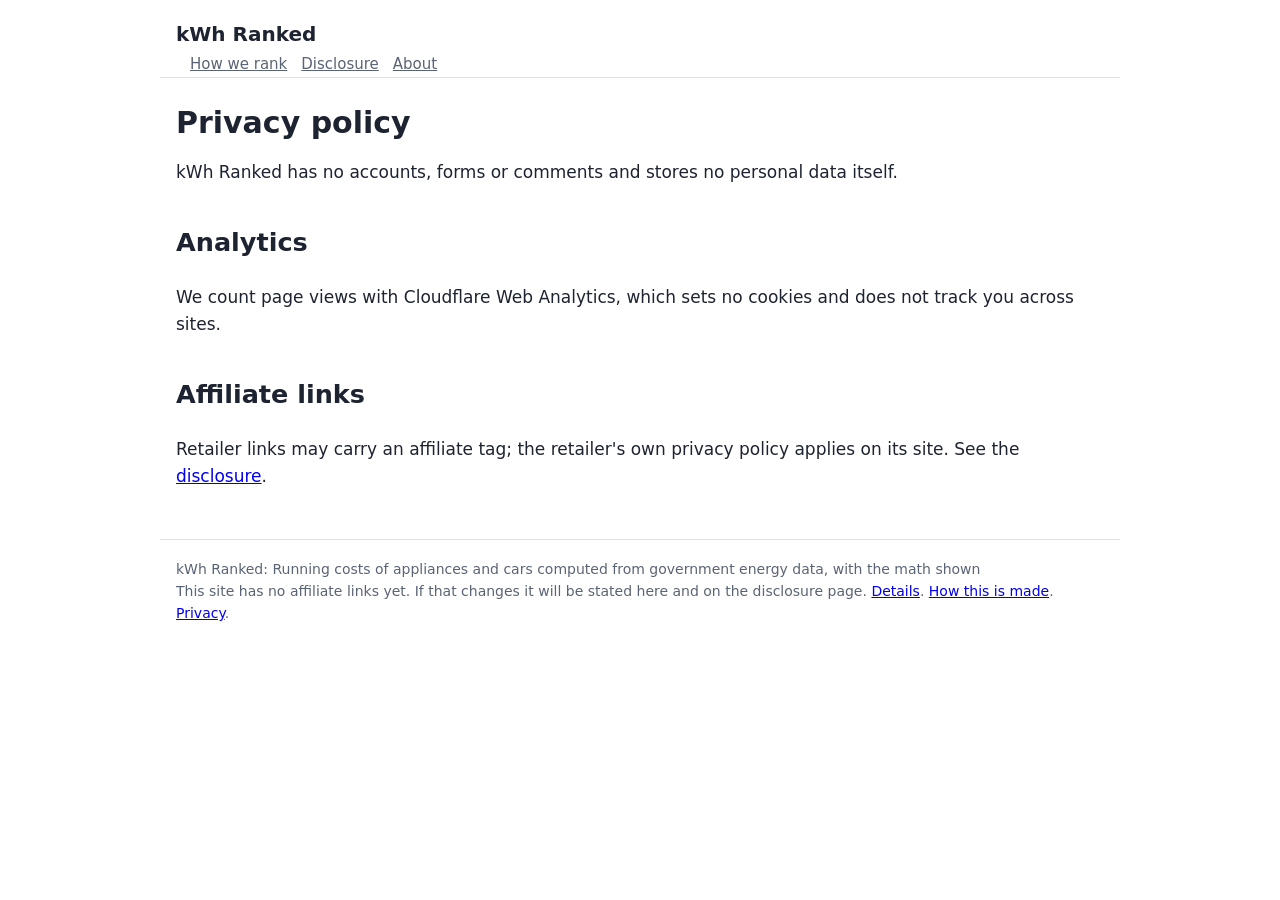
<file: privacy/index.html>
<!doctype html><html lang="en"><head><meta charset="utf-8">
<meta name="viewport" content="width=device-width,initial-scale=1"><title>Privacy policy | kWh Ranked</title>
<meta name="description" content="What this site collects (cookieless analytics, ad cookies) and how to opt out."><link rel="canonical" href="https://kwhranked.com/privacy/"><meta name="page-class" content="entity">
<link rel="stylesheet" href="/style.css"><script defer src="https://static.cloudflareinsights.com/beacon.min.js" data-cf-beacon='{"token": "f975b53917be4afab527fd3e59c53103"}'></script></head><body>
<header><a class="brand" href="/">kWh Ranked</a><nav><a href="/how-we-rank/">How we rank</a><a href="/disclosure/">Disclosure</a><a href="/about/">About</a></nav></header>
<main><h1>Privacy policy</h1><p>kWh Ranked has no accounts, forms or comments and stores no personal data itself.</p><h2>Analytics</h2><p>We count page views with Cloudflare Web Analytics, which sets no cookies and does not track you across sites.</p><h2>Affiliate links</h2><p>Retailer links may carry an affiliate tag; the retailer's own privacy policy applies on its site. See the <a href="/disclosure/">disclosure</a>.</p></main>
<footer>kWh Ranked: Running costs of appliances and cars computed from government energy data, with the math shown<br>This site has no affiliate links yet. If that changes it will be stated here and on the disclosure page.
<a href="/disclosure/">Details</a>. <a href="/how-this-is-made/">How this is made</a>. <a href="/privacy/">Privacy</a>.</footer></body></html>
</file>
<file: style.css>
:root{--fg:#1d2330;--mut:#5b6475;--bg:#fff;--alt:#f4f6f9;--line:#dde2ea;--acc:#1f5fbf;--win:#0d7a43}
@media (prefers-color-scheme:dark){:root{--fg:#e6e9ef;--mut:#a3abba;--bg:#14171d;--alt:#1c2028;--line:#2c323d;--acc:#7fb0ff;--win:#4fd08f}}
*{box-sizing:border-box}body{margin:0;font:17px/1.6 system-ui,-apple-system,Segoe UI,Roboto,sans-serif;color:var(--fg);background:var(--bg)}
header,main,footer{max-width:960px;margin:0 auto;padding:0 16px}header{padding-top:18px;border-bottom:1px solid var(--line)}
header a.brand{font-weight:700;font-size:20px;color:var(--fg);text-decoration:none}nav a{margin-left:14px;color:var(--mut);font-size:15px}
h1{font-size:30px;line-height:1.25;margin:26px 0 8px}h2{margin-top:36px}.meta{color:var(--mut);font-size:14px}
.note{background:var(--alt);border:1px solid var(--line);border-radius:8px;padding:10px 14px;font-size:14px;color:var(--mut)}
.wrap{overflow-x:auto}table{border-collapse:collapse;width:100%;font-size:15px}th,td{border-bottom:1px solid var(--line);padding:8px;text-align:left;vertical-align:top}
th{background:var(--alt)}td.num{text-align:right;font-variant-numeric:tabular-nums}.score{font-weight:700;color:var(--win)}
.card{border:1px solid var(--line);border-radius:10px;padding:14px 16px;margin:16px 0}.card h3{margin:0 0 4px}
.best{font-size:14px;color:var(--mut)}.pc{display:grid;grid-template-columns:1fr 1fr;gap:12px}@media (max-width:600px){.pc{grid-template-columns:1fr}}
a.buy{display:inline-block;margin-top:8px;padding:6px 12px;border-radius:6px;background:var(--acc);color:var(--bg);text-decoration:none;font-weight:600}
footer{margin-top:48px;padding:18px 16px 40px;border-top:1px solid var(--line);color:var(--mut);font-size:14px}
ul.list li{margin:6px 0}
</file>
